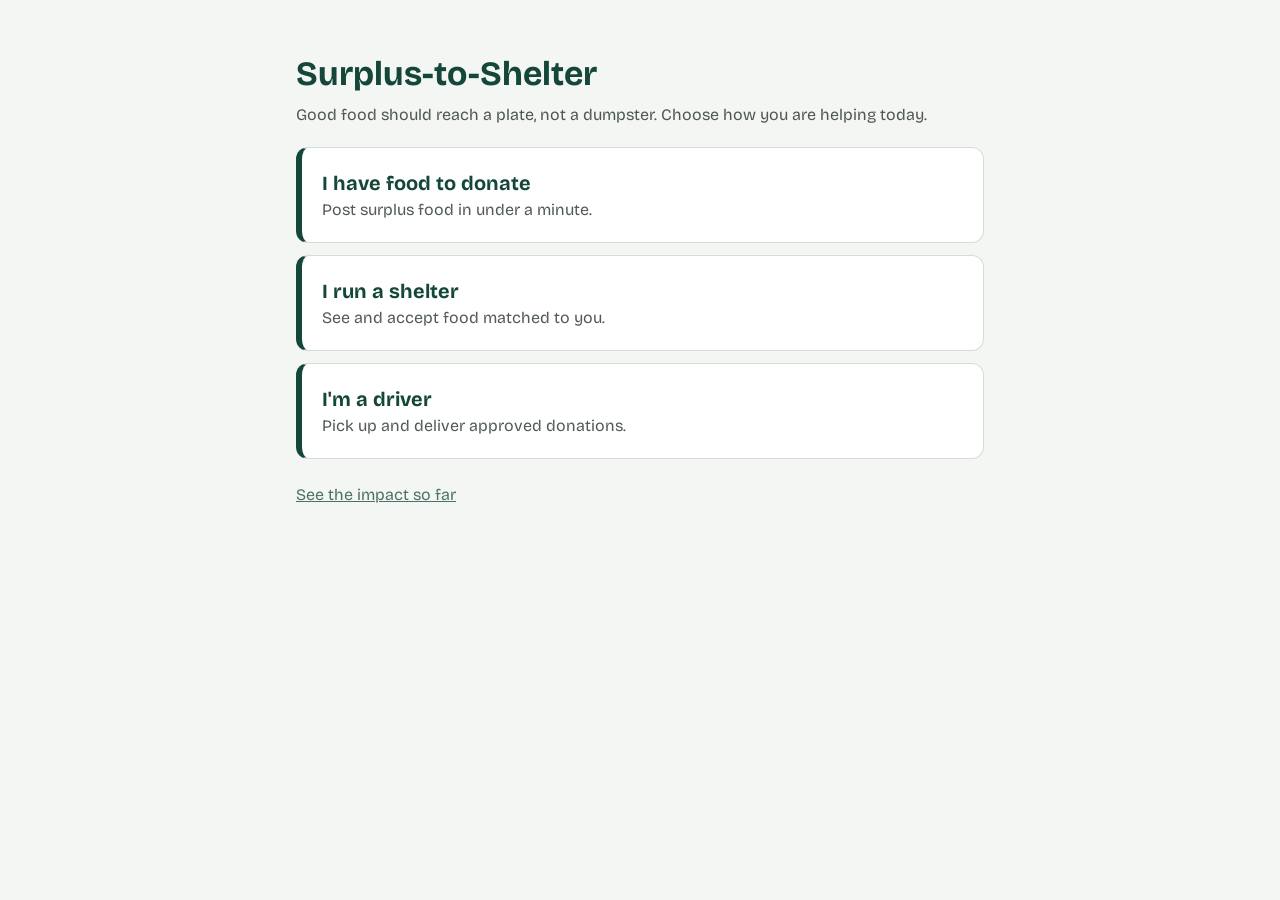
<file: frontend/index.html>
<!doctype html><html lang="en"><head><meta charset="utf-8">
<meta name="viewport" content="width=device-width,initial-scale=1"><title>Surplus-to-Shelter</title>
<link rel="stylesheet" href="https://fonts.googleapis.com/css2?family=Bricolage+Grotesque:wght@400;600;700&display=swap">
<link rel="stylesheet" href="style.css"></head><body>
<main class="home">
<h1>Surplus-to-Shelter</h1>
<p class="sub">Good food should reach a plate, not a dumpster. Choose how you are helping today.</p>
<a class="big" href="donor.html"><b>I have food to donate</b><span>Post surplus food in under a minute.</span></a>
<a class="big" href="shelter.html"><b>I run a shelter</b><span>See and accept food matched to you.</span></a>
<a class="big" href="driver.html"><b>I'm a driver</b><span>Pick up and deliver approved donations.</span></a>
<p class="sub" style="margin-top:24px"><a href="dashboard.html">See the impact so far</a></p>
</main></body></html>
</file>
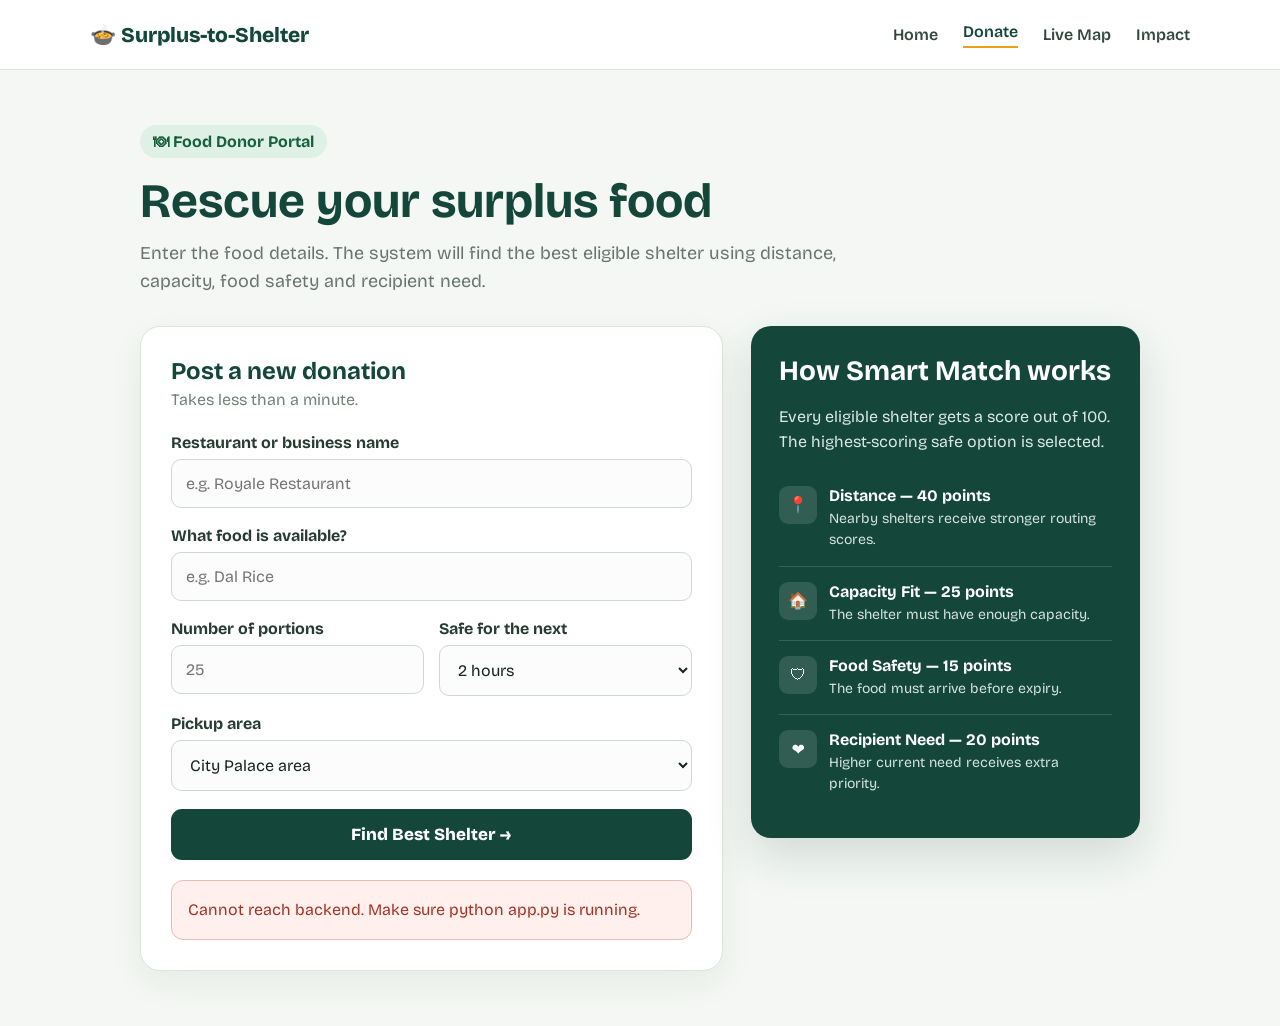
<file: frontend/donor.html>
<!DOCTYPE html>
<html lang="en">
<head>
<meta charset="UTF-8">
<meta name="viewport" content="width=device-width, initial-scale=1.0">
<title>Donor Portal | Surplus-to-Shelter</title>
<link rel="stylesheet" href="https://fonts.googleapis.com/css2?family=Bricolage+Grotesque:wght@400;500;600;700;800&display=swap">
<style>
*{box-sizing:border-box}
body{margin:0;font-family:"Bricolage Grotesque",system-ui,sans-serif;background:#f4f7f3;color:#17231f}
nav{min-height:70px;display:flex;align-items:center;padding:0 7%;background:#fff;border-bottom:1px solid #dce4dc;position:sticky;top:0;z-index:100}
.logo{font-size:21px;font-weight:800;color:#14463a;margin-right:auto;white-space:nowrap}
nav a{margin-left:25px;text-decoration:none;color:#34473f;font-weight:600;white-space:nowrap}
nav a.active{color:#14463a;border-bottom:2px solid #e9a319;padding-bottom:5px}
.userbox{display:flex;align-items:center;gap:12px;margin-left:20px;padding-left:18px;border-left:1px solid #dce4dc}
.usertext{font-size:13px;color:#14463a;font-weight:800;line-height:1.2}.userrole{font-size:11px;color:#78857e;font-weight:500}
.logout{border:0;border-radius:8px;padding:9px 12px;background:#fff0ed;color:#a53a2b;font:inherit;font-weight:800;cursor:pointer}
.page{max-width:1180px;margin:auto;padding:55px 7%}.heading{margin-bottom:30px}.eyebrow{display:inline-block;padding:7px 13px;background:#dff1e7;color:#17603a;border-radius:30px;font-weight:700;margin-bottom:14px}.heading h1{font-size:48px;color:#14463a;margin:0 0 10px}.heading p{font-size:18px;color:#69766f;max-width:720px;line-height:1.55;margin:0}
.content{display:grid;grid-template-columns:1.2fr .8fr;gap:28px;align-items:start}.card{background:#fff;border:1px solid #dce4dc;border-radius:20px;padding:30px;box-shadow:0 12px 35px rgba(20,70,58,.06)}.card h2{margin:0 0 5px;color:#14463a}.sub{margin:0 0 24px;color:#758079}
.field{margin-bottom:18px}label{display:block;font-weight:700;margin-bottom:7px;color:#283b33}input,select{width:100%;padding:14px;border:1px solid #cfd9d2;border-radius:10px;font:inherit;background:#fbfcfb;color:#17231f;outline:none}input:focus,select:focus{border-color:#2f7d5b;box-shadow:0 0 0 3px rgba(47,125,91,.1);background:#fff}.two{display:grid;grid-template-columns:1fr 1fr;gap:15px}
#btn{width:100%;padding:15px;border:0;border-radius:11px;background:#14463a;color:#fff;font:inherit;font-size:17px;font-weight:800;cursor:pointer;opacity:1}#btn:hover{background:#2f7d5b}#btn:disabled{opacity:.65;cursor:wait}
#out{margin-top:20px}.msg{padding:16px;border-radius:12px;background:#eaf5ee;border:1px solid #bad8c6;color:#1b5b3c;line-height:1.65}.msg.err{background:#fff0ed;border-color:#e6bbb2;color:#a03526}.result-title{font-size:21px;font-weight:800;color:#14463a;margin-bottom:8px}.score{margin-top:12px;padding:14px;background:#14463a;color:#fff;border-radius:11px}
.side{background:#14463a;color:#fff;border-radius:20px;padding:28px;box-shadow:0 18px 45px rgba(20,70,58,.15)}.side h2{margin:0 0 10px;font-size:28px}.side>p{color:#dce9e3;line-height:1.6}.check{padding:15px 0;border-bottom:1px solid rgba(255,255,255,.15);display:flex;gap:12px}.check:last-child{border-bottom:0}.check-icon{width:38px;height:38px;min-width:38px;display:flex;align-items:center;justify-content:center;background:rgba(255,255,255,.12);border-radius:9px}.check b{display:block;margin-bottom:3px}.check span{font-size:14px;color:#d5e4dd;line-height:1.45}
@media(max-width:900px){.content{grid-template-columns:1fr}.heading h1{font-size:38px}nav a{display:none}.usertext{display:none}}
@media(max-width:520px){.page{padding:35px 18px}.two{grid-template-columns:1fr}.card{padding:20px}}
</style>
</head>
<body>
<nav>
  <div class="logo">🍲 Surplus-to-Shelter</div>
  <a href="index.html">Home</a>
  <a href="donor.html" class="active">Donate</a>
  <a href="map.html">Live Map</a>
  <a href="dashboard.html">Impact</a>
  <div id="userBox" class="userbox" style="display:none">
    <div class="usertext"><div id="userName">Donor</div><div class="userrole">Donor</div></div>
    <button class="logout" type="button" onclick="logoutDonor()">Logout</button>
  </div>
</nav>

<main class="page">
  <section class="heading">
    <div class="eyebrow">🍽 Food Donor Portal</div>
    <h1>Rescue your surplus food</h1>
    <p>Enter the food details. The system will find the best eligible shelter using distance, capacity, food safety and recipient need.</p>
  </section>

  <div class="content">
    <section class="card">
      <h2>Post a new donation</h2>
      <p class="sub">Takes less than a minute.</p>

      <div class="field">
        <label for="n">Restaurant or business name</label>
        <input id="n" placeholder="e.g. Royale Restaurant" autocomplete="organization">
      </div>

      <div class="field">
        <label for="d">What food is available?</label>
        <input id="d" placeholder="e.g. Dal Rice">
      </div>

      <div class="two">
        <div class="field">
          <label for="q">Number of portions</label>
          <input id="q" type="number" min="1" step="1" placeholder="25">
        </div>
        <div class="field">
          <label for="e">Safe for the next</label>
          <select id="e">
            <option value="60">1 hour</option>
            <option value="120" selected>2 hours</option>
            <option value="240">4 hours</option>
            <option value="360">6 hours</option>
          </select>
        </div>
      </div>

      <div class="field">
        <label for="a">Pickup area</label>
        <select id="a">
          <option value="26.9124,75.7873" data-address="City Palace area">City Palace area</option>
          <option value="26.9239,75.8267" data-address="Hawa Mahal area">Hawa Mahal area</option>
          <option value="26.8851,75.8106" data-address="Sindhi Camp area">Sindhi Camp area</option>
          <option value="26.9855,75.8513" data-address="Amber area">Amber area</option>
        </select>
      </div>

      <button type="button" id="btn" onclick="findBestShelter()">Find Best Shelter →</button>
      <div id="out" aria-live="polite"></div>
    </section>

    <aside class="side">
      <h2>How Smart Match works</h2>
      <p>Every eligible shelter gets a score out of 100. The highest-scoring safe option is selected.</p>
      <div class="check"><div class="check-icon">📍</div><div><b>Distance — 40 points</b><span>Nearby shelters receive stronger routing scores.</span></div></div>
      <div class="check"><div class="check-icon">🏠</div><div><b>Capacity Fit — 25 points</b><span>The shelter must have enough capacity.</span></div></div>
      <div class="check"><div class="check-icon">🛡</div><div><b>Food Safety — 15 points</b><span>The food must arrive before expiry.</span></div></div>
      <div class="check"><div class="check-icon">❤️</div><div><b>Recipient Need — 20 points</b><span>Higher current need receives extra priority.</span></div></div>
    </aside>
  </div>
</main>

<script>
const API = "http://127.0.0.1:5000";
let currentDonor = null;

function localISO(date){
  const p = n => String(n).padStart(2,"0");
  return `${date.getFullYear()}-${p(date.getMonth()+1)}-${p(date.getDate())}T${p(date.getHours())}:${p(date.getMinutes())}:${p(date.getSeconds())}`;
}

function esc(value){
  return String(value ?? "").replace(/[&<>"']/g, c => ({"&":"&amp;","<":"&lt;",">":"&gt;",'"':"&quot;","'":"&#39;"}[c]));
}

function showError(message){
  document.getElementById("out").innerHTML = `<div class="msg err">${esc(message)}</div>`;
}

async function checkDonor(){
  try{
    const response = await fetch(API + "/api/auth/me", {credentials:"include"});
    if(!response.ok){ window.location.href = "index.html"; return; }
    const data = await response.json();
    if(!data.authenticated || !data.user || data.user.role !== "donor"){
      window.location.href = "index.html";
      return;
    }
    currentDonor = data.user;
    document.getElementById("userName").textContent = `👤 ${currentDonor.name}`;
    document.getElementById("userBox").style.display = "flex";
  }catch(error){
    showError("Cannot reach backend. Make sure python app.py is running.");
  }
}

async function findBestShelter(){
  const btn = document.getElementById("btn");
  const out = document.getElementById("out");
  const business = document.getElementById("n").value.trim();
  const food = document.getElementById("d").value.trim();
  const qty = Number(document.getElementById("q").value);
  const expiryMinutes = Number(document.getElementById("e").value);
  const area = document.getElementById("a");

  if(!business){ showError("Enter restaurant or business name."); return; }
  if(!food){ showError("Enter food details."); return; }
  if(!Number.isInteger(qty) || qty < 1){ showError("Portions must be a whole number greater than 0."); return; }

  if(!currentDonor){
    try{
      const auth = await fetch(API + "/api/auth/me", {credentials:"include"});
      if(!auth.ok){ showError("Your login session is missing. Go Home and login again as Donor."); return; }
      const authData = await auth.json();
      if(!authData.user || authData.user.role !== "donor"){
        showError("Please login as a Donor account.");
        return;
      }
      currentDonor = authData.user;
    }catch(error){
      showError("Cannot reach backend. Make sure python app.py is running.");
      return;
    }
  }

  const selected = area.options[area.selectedIndex];
  const [lat,lng] = area.value.split(",").map(Number);

  btn.disabled = true;
  btn.textContent = "Finding best shelter...";
  out.innerHTML = "";

  try{
    const response = await fetch(API + "/api/donations", {
      method:"POST",
      headers:{"Content-Type":"application/json"},
      credentials:"include",
      body:JSON.stringify({
        donor_name:business,
        food_description:food,
        quantity_portions:qty,
        pickup_address:selected.dataset.address || selected.textContent.trim(),
        lat:lat,
        lng:lng,
        expires_at:localISO(new Date(Date.now() + expiryMinutes * 60000))
      })
    });

    let data = {};
    try{ data = await response.json(); }catch(e){}

    if(!response.ok){
      throw new Error(data.error || `Request failed (${response.status})`);
    }

    if(data.status === "matched"){
      out.innerHTML = `
        <div class="msg">
          <div class="result-title">✅ Smart Match Found</div>
          <div>Matched Shelter: <b>${esc(data.matched_org_name || "Assigned shelter")}</b></div>
          ${data.distance_km != null ? `<div>📍 Distance: <b>${esc(data.distance_km)} km</b></div>` : ""}
          ${data.eta_minutes != null ? `<div>🚗 Estimated arrival: <b>${esc(data.eta_minutes)} min</b></div>` : ""}
          ${data.safety_margin_min != null ? `<div>🛡 Safety margin: <b>${esc(data.safety_margin_min)} min</b></div>` : ""}
          ${data.match_score != null ? `<div class="score">🧠 Smart Rescue Score: <b>${Number(data.match_score).toFixed(1)} / 100</b></div>` : ""}
          <div style="margin-top:10px"><b>Status:</b> Waiting for shelter confirmation.</div>
        </div>`;
    }else{
      out.innerHTML = `<div class="msg err"><b>No eligible shelter found.</b><br>Try fewer portions or a longer safety window.</div>`;
    }

    out.scrollIntoView({behavior:"smooth",block:"nearest"});
  }catch(error){
    showError(error.message || "Could not post donation.");
  }finally{
    btn.disabled = false;
    btn.textContent = "Find Best Shelter →";
  }
}

async function logoutDonor(){
  try{
    await fetch(API + "/api/auth/logout", {method:"POST",credentials:"include"});
  }catch(error){}
  window.location.href = "index.html";
}

checkDonor();
</script>
</body>
</html>
</file>
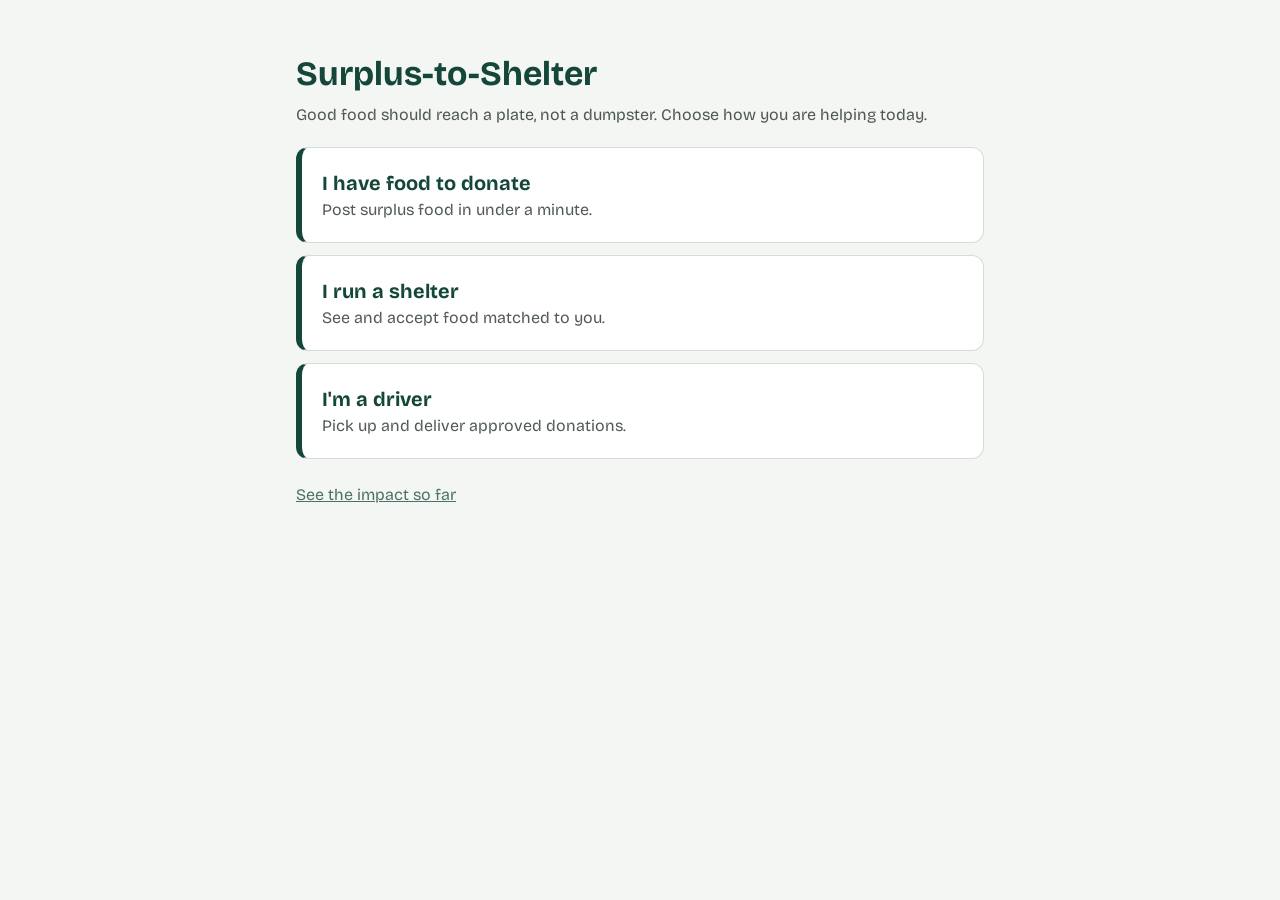
<file: frontend/driver.html>
<!DOCTYPE html>
<html lang="en">

<head>

<meta charset="UTF-8">

<meta
  name="viewport"
  content="width=device-width, initial-scale=1.0"
>

<title>
  Driver Portal | Surplus-to-Shelter
</title>

<link
  rel="stylesheet"
  href="https://fonts.googleapis.com/css2?family=Bricolage+Grotesque:wght@400;500;600;700;800&display=swap"
>

<style>

*{
  box-sizing:border-box;
}

body{
  margin:0;

  font-family:
    "Bricolage Grotesque",
    system-ui,
    sans-serif;

  background:#f4f7f3;

  color:#17231f;
}


/* =========================
   NAVBAR
========================= */

nav{

  min-height:70px;

  display:flex;

  align-items:center;

  padding:0 6%;

  background:#ffffff;

  border-bottom:
    1px solid #dce4dc;

  position:sticky;

  top:0;

  z-index:10;
}


.logo{

  font-size:22px;

  font-weight:800;

  color:#14463a;

  margin-right:auto;

}


nav a{

  margin-left:22px;

  text-decoration:none;

  color:#34473f;

  font-weight:700;

}


.user{

  margin-left:20px;

  padding-left:18px;

  border-left:
    1px solid #dce4dc;

  color:#14463a;

  font-weight:800;

}


.logout{

  margin-left:10px;

  border:none;

  border-radius:8px;

  background:#fff0ed;

  color:#a53a2b;

  padding:9px 13px;

  font-family:inherit;

  font-weight:800;

  cursor:pointer;
}


/* =========================
   PAGE
========================= */

.page{

  max-width:1180px;

  margin:auto;

  padding:50px 6%;

}


.eyebrow{

  display:inline-block;

  padding:7px 13px;

  border-radius:30px;

  background:#dff1e7;

  color:#17603a;

  font-weight:800;

  margin-bottom:12px;

}


h1{

  margin:0 0 10px;

  font-size:46px;

  color:#14463a;

}


.sub{

  color:#69766f;

  font-size:18px;

  line-height:1.55;

  max-width:820px;

}


/* =========================
   SUMMARY
========================= */

.summary{

  display:grid;

  grid-template-columns:
    repeat(3,1fr);

  gap:16px;

  margin:28px 0;

}


.card{

  background:#ffffff;

  border:
    1px solid #dce4dc;

  border-radius:16px;

  padding:19px;

}


.card small{

  display:block;

  color:#68766f;

  margin-bottom:5px;

}


.card strong{

  font-size:28px;

  color:#14463a;

}


/* =========================
   LIVE TRACKING
========================= */

.tracking{

  background:#14463a;

  color:#ffffff;

  border-radius:18px;

  padding:24px;

  margin-bottom:25px;

}


.track-head{

  display:flex;

  align-items:center;

  justify-content:
    space-between;

  gap:20px;

  flex-wrap:wrap;

}


.track-head h2{

  margin:0 0 4px;

}


.track-head p{

  margin:0;

  color:#cfe0d8;

}


.actions{

  display:flex;

  gap:9px;

  flex-wrap:wrap;

}


.btn{

  border:none;

  border-radius:9px;

  padding:11px 15px;

  font-family:inherit;

  font-weight:800;

  cursor:pointer;

}


.btn-yellow{

  background:#e9a319;

  color:#17231f;

}


.btn-white{

  background:#ffffff;

  color:#14463a;

}


.btn-ghost{

  background:
    rgba(255,255,255,.1);

  color:#ffffff;

  border:
    1px solid
    rgba(255,255,255,.25);

}


.statusbar{

  margin-top:16px;

  background:
    rgba(255,255,255,.09);

  border-radius:10px;

  padding:11px 13px;

  color:#d9e7e0;

}


.stats{

  display:grid;

  grid-template-columns:
    repeat(4,1fr);

  gap:10px;

  margin-top:16px;

}


.stat{

  background:
    rgba(255,255,255,.09);

  border-radius:12px;

  padding:14px;

}


.stat small{

  display:block;

  color:#cfe0d8;

  margin-bottom:4px;

}


.stat strong{

  font-size:22px;

}


.meta{

  display:flex;

  gap:8px;

  flex-wrap:wrap;

  margin-top:14px;

}


.chip{

  background:
    rgba(255,255,255,.09);

  border-radius:30px;

  padding:7px 10px;

  font-size:13px;

}


/* =========================
   JOBS
========================= */

.panel{

  background:#ffffff;

  border:
    1px solid #dce4dc;

  border-radius:18px;

  padding:24px;

}


.panel h2{

  margin-top:0;

  color:#14463a;

}


.job{

  border:
    1px solid #dce4dc;

  border-radius:15px;

  padding:20px;

  margin-top:15px;

  background:#fcfdfc;

}


.job-top{

  display:flex;

  justify-content:
    space-between;

  gap:15px;

}


.job h3{

  margin:0;

  color:#14463a;

  font-size:21px;

}


.muted{

  color:#68766f;

  margin-top:5px;

}


.qty{

  background:#eaf5ee;

  color:#17603a;

  padding:10px 13px;

  border-radius:12px;

  font-weight:800;

  height:max-content;

}


.route{

  background:#f4f7f4;

  border-radius:12px;

  padding:15px;

  margin-top:15px;

  line-height:1.65;

}


.badge{

  display:inline-block;

  margin-top:12px;

  padding:6px 10px;

  border-radius:30px;

  font-size:13px;

  font-weight:800;

  background:#ece6fb;

  color:#633fad;

}


.job-actions{

  display:flex;

  gap:10px;

  flex-wrap:wrap;

  margin-top:16px;

}


.primary{

  background:#14463a;

  color:#ffffff;

}


.secondary{

  background:#e9a319;

  color:#17231f;

  text-decoration:none;

}


.maplink{

  background:#ffffff;

  color:#14463a;

  border:
    1px solid #b8c8be;

  text-decoration:none;

}


/* =========================
   MESSAGE
========================= */

.message{

  padding:13px 15px;

  border-radius:10px;

  margin-bottom:18px;

  display:none;

}


.message.ok{

  display:block;

  background:#eaf5ee;

  color:#17603a;

  border:
    1px solid #bad8c6;

}


.message.err{

  display:block;

  background:#fff0ed;

  color:#a03526;

  border:
    1px solid #e6bbb2;

}


.empty{

  text-align:center;

  padding:45px 20px;

  color:#748079;

  border:
    1px dashed #ccd7cf;

  border-radius:13px;

}


/* =========================
   MOBILE
========================= */

@media(max-width:850px){

  nav a{
    display:none;
  }

  .summary,
  .stats{

    grid-template-columns:
      1fr 1fr;

  }

  h1{
    font-size:38px;
  }

}


@media(max-width:560px){

  .page{
    padding:35px 18px;
  }

  .summary,
  .stats{

    grid-template-columns:1fr;

  }

  .actions,
  .job-actions{

    flex-direction:column;

  }

  .btn,
  .job-actions a{

    width:100%;

    text-align:center;

  }

}

</style>

</head>


<body>


<!-- =========================
     NAVBAR
========================= -->

<nav>

  <div class="logo">

    🍲 Surplus-to-Shelter

  </div>


  <a href="index.html">

    Home

  </a>


  <a href="driver.html">

    Driver

  </a>


  <a href="map.html">

    Live Map

  </a>


  <a href="dashboard.html">

    Impact

  </a>


  <div
    class="user"
    id="userName">

    Driver

  </div>


  <button
    class="logout"
    id="logoutBtn">

    Logout

  </button>

</nav>



<main class="page">


<div class="eyebrow">

  🚗 Rescue Driver Portal

</div>


<h1>

  Your rescue missions

</h1>


<p class="sub">

  Accepted donations appear here.
  Use live GPS or Demo Location to
  calculate the optimized
  Driver → Donor → Shelter route
  and ETA.

</p>



<!-- =========================
     SUMMARY
========================= -->

<section class="summary">


  <div class="card">

    <small>

      Waiting for pickup

    </small>

    <strong id="waitingCount">

      0

    </strong>

  </div>


  <div class="card">

    <small>

      Currently carrying

    </small>

    <strong id="carryingCount">

      0

    </strong>

  </div>


  <div class="card">

    <small>

      Active rescue jobs

    </small>

    <strong id="totalCount">

      0

    </strong>

  </div>


</section>



<!-- =========================
     LIVE TRACKING
========================= -->

<section class="tracking">


<div class="track-head">


  <div>

    <h2>

      📡 Live Route Tracking

    </h2>

    <p id="missionText">

      Waiting for an active rescue mission...

    </p>

  </div>


  <div class="actions">


    <button
      class="btn btn-yellow"
      id="startBtn">

      ▶ Start Live Tracking

    </button>


    <button
      class="btn btn-white"
      id="stopBtn">

      ■ Stop

    </button>


    <button
      class="btn btn-ghost"
      id="demoBtn">

      🧪 Use Demo Location

    </button>


  </div>


</div>



<div
  class="statusbar"
  id="trackingStatus">

  🟡 Live tracking is off.

</div>



<div class="stats">


  <div class="stat">

    <small>
      ETA to Donor
    </small>

    <strong id="etaDonor">
      —
    </strong>

  </div>


  <div class="stat">

    <small>
      ETA to Shelter
    </small>

    <strong id="etaShelter">
      —
    </strong>

  </div>


  <div class="stat">

    <small>
      Total Route Time
    </small>

    <strong id="etaTotal">
      —
    </strong>

  </div>


  <div class="stat">

    <small>
      Route Distance
    </small>

    <strong id="routeDistance">
      —
    </strong>

  </div>


</div>



<div class="meta">


  <span
    class="chip"
    id="driverPos">

    🚗 Driver:
    location unavailable

  </span>


  <span
    class="chip"
    id="routeSource">

    🧭 Route engine: —

  </span>


  <span
    class="chip"
    id="foodSafety">

    ⏳ Food safety: —

  </span>


</div>


</section>



<div
  id="message"
  class="message">
</div>



<!-- =========================
     JOB LIST
========================= -->

<section class="panel">


<h2>

  Priority pickup queue

</h2>


<div id="jobs">

  <div class="empty">

    Loading rescue jobs...

  </div>

</div>


</section>


</main>



<script>


// =====================================
// BACKEND
// =====================================

const API =
  "http://127.0.0.1:5000";



let currentUser =
  null;


let orgs =
  [];


let jobs =
  [];


let activeMission =
  null;


let currentLat =
  null;


let currentLng =
  null;


let watchId =
  null;


let routeBusy =
  false;



// =====================================
// SAFE HTML
// =====================================

function esc(value){

  return String(
    value ?? ""
  )

  .replace(
    /[&<>"']/g,
    ch => ({

      "&":"&amp;",

      "<":"&lt;",

      ">":"&gt;",

      '"':"&quot;",

      "'":"&#39;"

    }[ch])
  );

}



// =====================================
// API
// =====================================

async function api(
  path,
  options = {}
){

  const response =
    await fetch(

      API + path,

      {

        ...options,

        credentials:
          "include"

      }

    );


  let data = {};


  try{

    data =
      await response.json();

  }

  catch(error){}


  if(
    !response.ok
  ){

    throw new Error(

      data.error
      ||
      data.message
      ||
      `Request failed (${response.status})`

    );

  }


  return data;

}



function post(body){

  return {

    method:
      "POST",

    headers:{

      "Content-Type":
        "application/json"

    },

    body:
      JSON.stringify(
        body
      )

  };

}



// =====================================
// MESSAGE
// =====================================

function showMessage(
  text,
  type = "ok"
){

  const box =
    document.getElementById(
      "message"
    );


  box.className =
    "message "
    +
    type;


  box.textContent =
    text;

}



function clearMessage(){

  const box =
    document.getElementById(
      "message"
    );


  box.className =
    "message";


  box.textContent =
    "";

}



// =====================================
// AUTH CHECK
// =====================================

async function checkDriver(){

  try{

    const data =
      await api(
        "/api/auth/me"
      );


    if(
      !data.authenticated
      ||
      !data.user
    ){

      window.location.href =
        "index.html";

      return false;

    }


    if(
      data.user.role
      !==
      "driver"
    ){

      window.location.href =
        "index.html";

      return false;

    }


    currentUser =
      data.user;


    document
    .getElementById(
      "userName"
    )
    .textContent =

      "👤 "
      +
      currentUser.name;


    return true;

  }

  catch(error){

    window.location.href =
      "index.html";

    return false;

  }

}



// =====================================
// ACTIVE MISSION
// =====================================

function selectActiveMission(){

  const carrying =
    jobs.find(
      job =>
        job.status
        ===
        "picked_up"
    );


  activeMission =
    carrying
    ||
    jobs[0]
    ||
    null;


  const text =
    document.getElementById(
      "missionText"
    );


  if(
    !activeMission
  ){

    text.textContent =
      "No active rescue mission available.";


    resetRouteStats();


    return;

  }


  text.textContent =

    `Rescue #${activeMission.id} • `
    +
    (
      activeMission.status
      ===
      "picked_up"

      ?

      "Next: "
      +
      (
        activeMission.matched_org_name
        ||
        "Shelter"
      )

      :

      "Next: "
      +
      activeMission.donor_name
    );

}



// =====================================
// RESET ROUTE
// =====================================

function resetRouteStats(){

  document.getElementById(
    "etaDonor"
  ).textContent = "—";


  document.getElementById(
    "etaShelter"
  ).textContent = "—";


  document.getElementById(
    "etaTotal"
  ).textContent = "—";


  document.getElementById(
    "routeDistance"
  ).textContent = "—";


  document.getElementById(
    "routeSource"
  ).textContent =
    "🧭 Route engine: —";


  document.getElementById(
    "foodSafety"
  ).textContent =
    "⏳ Food safety: —";

}



// =====================================
// GET MATCHED SHELTER
// =====================================

function orgFor(job){

  return orgs.find(

    org =>

      String(org.id)

      ===

      String(
        job.matched_org_id
      )

  );

}



// =====================================
// GOOGLE MAPS LINK
// =====================================

function googleMapsLink(job){

  const shelter =
    orgFor(job);


  let lat;

  let lng;


  if(
    job.status
    ===
    "accepted"
  ){

    lat =
      job.lat;

    lng =
      job.lng;

  }

  else if(
    shelter
  ){

    lat =
      shelter.lat;

    lng =
      shelter.lng;

  }


  if(
    lat == null
    ||
    lng == null
  ){

    return "map.html";

  }


  return (

    "https://www.google.com/maps/dir/?api=1"

    +

    "&destination="

    +

    encodeURIComponent(
      lat
      +
      ","
      +
      lng
    )

    +

    "&travelmode=driving"

  );

}



// =====================================
// RENDER JOBS
// =====================================

function renderJobs(){


  document
  .getElementById(
    "waitingCount"
  )
  .textContent =

    jobs.filter(
      job =>
        job.status
        ===
        "accepted"
    ).length;



  document
  .getElementById(
    "carryingCount"
  )
  .textContent =

    jobs.filter(
      job =>
        job.status
        ===
        "picked_up"
    ).length;



  document
  .getElementById(
    "totalCount"
  )
  .textContent =
    jobs.length;



  const container =
    document.getElementById(
      "jobs"
    );


  if(
    !jobs.length
  ){

    container.innerHTML = `

      <div class="empty">

        <div style="
          font-size:40px;
          margin-bottom:10px;
        ">

          🚗

        </div>

        <b>

          No rescue jobs waiting

        </b>

        <br><br>

        A job appears here after
        a shelter accepts a matched donation.

      </div>

    `;


    return;

  }



  container.innerHTML =

    jobs

    .map(
      job => {


        const shelter =
          orgFor(job);


        const accepted =
          job.status
          ===
          "accepted";


        return `

          <div class="job">


            <div class="job-top">


              <div>

                <h3>

                  ${esc(
                    job.donor_name
                  )}

                </h3>


                <div class="muted">

                  ${esc(
                    job.food_description
                  )}

                </div>

              </div>


              <div class="qty">

                ${esc(
                  job.quantity_portions
                )}

                portions

              </div>


            </div>



            <span class="badge">

              ${
                accepted
                ?
                "🍱 En Route to Pickup"
                :
                "🚗 En Route to Shelter"
              }

            </span>



            <div class="route">


              <b>

                🍱 Pickup:

              </b>

              ${esc(
                job.pickup_address
              )}

              <br>


              <b>

                🏠 Shelter:

              </b>

              ${esc(
                job.matched_org_name
                ||
                "Assigned shelter"
              )}


              ${
                shelter
                &&
                shelter.address

                ?

                "<br><span class='muted'>"
                +
                esc(
                  shelter.address
                )
                +
                "</span>"

                :

                ""
              }


            </div>



            <div class="job-actions">


              <button
                class="btn primary status-btn"
                data-id="${job.id}"
                data-status="${
                  accepted
                  ?
                  "picked_up"
                  :
                  "delivered"
                }">

                ${
                  accepted
                  ?
                  "✓ Mark Picked Up"
                  :
                  "✓ Mark Delivered"
                }

              </button>



              <a
                class="btn secondary"
                href="${esc(
                  googleMapsLink(job)
                )}"
                target="_blank"
                rel="noopener noreferrer">

                🧭 Open Navigation

              </a>



              <a
                class="btn maplink"
                href="map.html">

                🗺 Live Map

              </a>


            </div>


          </div>

        `;

      }

    )

    .join("");

}



// =====================================
// LOAD JOBS
// =====================================

async function loadJobs(){

  try{


    const [
      donations,
      shelterData
    ] =

      await Promise.all([

        api(
          "/api/donations"
        ),

        api(
          "/api/orgs"
        )

      ]);



    orgs =
      shelterData;



    jobs =

      donations

      .filter(
        donation =>

          donation.status
          ===
          "accepted"

          ||

          donation.status
          ===
          "picked_up"
      )

      .sort(
        (a,b) => {


          if(
            a.status
            ===
            "picked_up"

            &&

            b.status
            !==
            "picked_up"
          ){

            return -1;

          }


          if(
            b.status
            ===
            "picked_up"

            &&

            a.status
            !==
            "picked_up"
          ){

            return 1;

          }


          return (

            new Date(
              a.expires_at
            )

            -

            new Date(
              b.expires_at
            )

          );

        }
      );



    selectActiveMission();


    renderJobs();



    if(
      currentLat !== null
      &&
      activeMission
    ){

      await refreshRoute();

    }


  }

  catch(error){


    document
    .getElementById(
      "jobs"
    )
    .innerHTML = `

      <div class="empty">

        Could not load rescue jobs:

        ${esc(
          error.message
        )}

      </div>

    `;

  }

}



// =====================================
// SAVE LOCATION
// =====================================

async function saveLocation(
  lat,
  lng
){

  return api(

    "/api/driver/location",

    post({

      lat,
      lng

    })

  );

}



// =====================================
// LOCATION
// =====================================

async function useLocation(
  lat,
  lng,
  source
){

  currentLat =
    Number(lat);


  currentLng =
    Number(lng);


  document
  .getElementById(
    "driverPos"
  )
  .textContent =

    `🚗 ${source}: `
    +
    `${currentLat.toFixed(5)}, `
    +
    `${currentLng.toFixed(5)}`;



  document
  .getElementById(
    "trackingStatus"
  )
  .textContent =

    source === "GPS"

    ?

    "🟢 Live GPS tracking active."

    :

    "🟢 Demo driver location active.";



  try{

    await saveLocation(
      currentLat,
      currentLng
    );

  }

  catch(error){

    console.error(
      error
    );

  }



  await refreshRoute();

}



// =====================================
// ROUTE + ETA
// =====================================

async function refreshRoute(){

  if(
    routeBusy
    ||
    !activeMission
    ||
    currentLat === null
    ||
    currentLng === null
  ){

    return;

  }


  routeBusy =
    true;


  try{


    const route =

      await api(

        `/api/route/${activeMission.id}`

        +

        `?driver_lat=${encodeURIComponent(
          currentLat
        )}`

        +

        `&driver_lng=${encodeURIComponent(
          currentLng
        )}`

      );



    document
    .getElementById(
      "etaDonor"
    )
    .textContent =

      route.eta.to_donor_min
      ==
      null

      ?

      "Picked Up ✓"

      :

      route.eta.to_donor_min
      +
      " min";



    document
    .getElementById(
      "etaShelter"
    )
    .textContent =

      route.eta
      .donor_to_shelter_min

      +
      " min";



    document
    .getElementById(
      "etaTotal"
    )
    .textContent =

      route.eta
      .total_route_time_min

      +
      " min";



    document
    .getElementById(
      "routeDistance"
    )
    .textContent =

      route.distance.total_km

      +
      " km";



    document
    .getElementById(
      "routeSource"
    )
    .textContent =

      route.routing_source
      ===
      "osrm"

      ?

      "🧭 Route engine: Road optimized"

      :

      "🧭 Route engine: Demo fallback";



    document
    .getElementById(
      "foodSafety"
    )
    .textContent =

      route.expiry.route_safe

      ?

      `✅ Route safe • ${route.expiry.priority} priority`

      :

      `⚠️ Expiry risk • ${route.expiry.priority} priority`;



    clearMessage();


  }

  catch(error){


    showMessage(

      "Route error: "
      +
      error.message,

      "err"

    );

  }


  routeBusy =
    false;

}



// =====================================
// DEMO LOCATION
// =====================================

document
.getElementById(
  "demoBtn"
)
.addEventListener(
  "click",
  async () => {


    if(
      !activeMission
    ){

      showMessage(

        "No accepted rescue mission available yet.",

        "err"

      );

      return;

    }


    if(
      activeMission.lat == null
      ||
      activeMission.lng == null
    ){

      showMessage(

        "Donation coordinates are unavailable.",

        "err"

      );

      return;

    }



    const demoLat =

      Number(
        activeMission.lat
      )

      +

      0.012;



    const demoLng =

      Number(
        activeMission.lng
      )

      +

      0.010;



    await useLocation(

      demoLat,

      demoLng,

      "DEMO"

    );

  }
);



// =====================================
// REAL GPS
// =====================================

document
.getElementById(
  "startBtn"
)
.addEventListener(
  "click",
  () => {


    if(
      !navigator.geolocation
    ){

      showMessage(

        "GPS is not supported. Use Demo Location.",

        "err"

      );

      return;

    }


    if(
      watchId !== null
    ){

      return;

    }



    document
    .getElementById(
      "trackingStatus"
    )
    .textContent =

      "🟡 Requesting location permission...";



    watchId =

      navigator.geolocation
      .watchPosition(

        position => {


          useLocation(

            position.coords.latitude,

            position.coords.longitude,

            "GPS"

          );

        },


        error => {


          console.error(
            error
          );


          document
          .getElementById(
            "trackingStatus"
          )
          .textContent =

            "🔴 GPS unavailable. Use Demo Location.";



          if(
            watchId !== null
          ){

            navigator.geolocation
            .clearWatch(
              watchId
            );


            watchId =
              null;

          }

        },


        {

          enableHighAccuracy:
            true,

          maximumAge:
            3000,

          timeout:
            10000

        }

      );

  }
);



// =====================================
// STOP GPS
// =====================================

document
.getElementById(
  "stopBtn"
)
.addEventListener(
  "click",
  () => {


    if(
      watchId !== null
    ){

      navigator.geolocation
      .clearWatch(
        watchId
      );


      watchId =
        null;

    }


    document
    .getElementById(
      "trackingStatus"
    )
    .textContent =

      "🟡 Live tracking stopped.";

  }
);



// =====================================
// PICKUP / DELIVERY
// =====================================

document
.getElementById(
  "jobs"
)
.addEventListener(
  "click",
  async event => {


    const button =

      event.target.closest(
        ".status-btn"
      );


    if(
      !button
    ){

      return;

    }



    const id =
      Number(
        button.dataset.id
      );


    const status =
      button.dataset.status;



    try{


      button.textContent =
        "Updating...";



      await api(

        `/api/donations/${id}/status`,

        post({

          status

        })

      );



      showMessage(

        status
        ===
        "picked_up"

        ?

        "Pickup confirmed ✓ Route will now continue to the shelter."

        :

        "Delivery completed ✓ Rescue successful.",

        "ok"

      );



      await loadJobs();


    }

    catch(error){


      showMessage(

        error.message,

        "err"

      );


      await loadJobs();

    }

  }
);



// =====================================
// LOGOUT
// =====================================

document
.getElementById(
  "logoutBtn"
)
.addEventListener(
  "click",
  async () => {


    try{

      await api(

        "/api/auth/logout",

        {
          method:"POST"
        }

      );

    }

    catch(error){}


    window.location.href =
      "index.html";

  }
);



// =====================================
// START PAGE
// =====================================

(async function start(){


  const ok =
    await checkDriver();


  if(
    !ok
  ){

    return;

  }


  await loadJobs();


  setInterval(

    loadJobs,

    10000

  );


})();


</script>


</body>

</html>
</file>
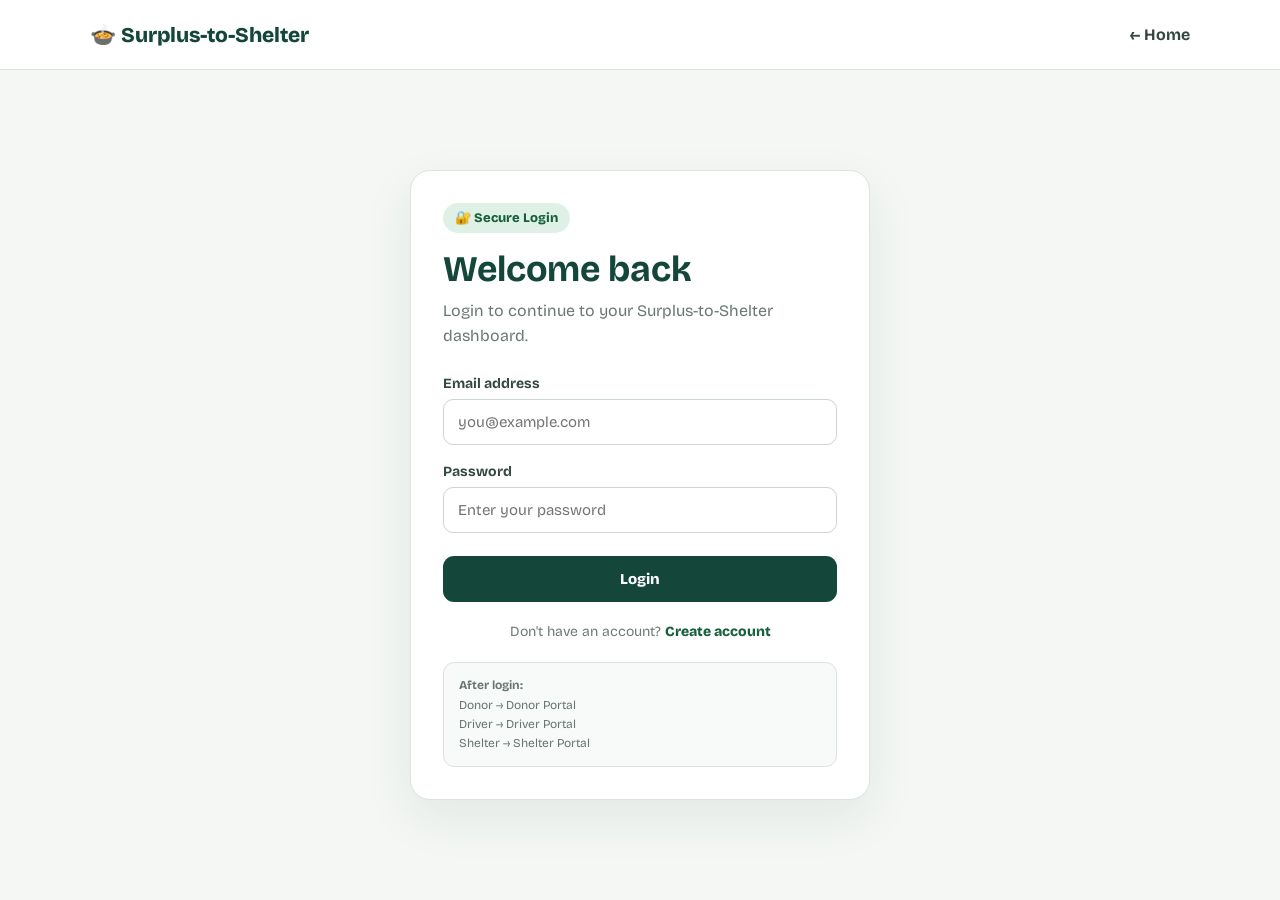
<file: frontend/login.html>
<!DOCTYPE html>
<html lang="en">

<head>

<meta charset="UTF-8">

<meta
  name="viewport"
  content="width=device-width, initial-scale=1.0"
>

<title>Login | Surplus-to-Shelter</title>

<link
  rel="stylesheet"
  href="https://fonts.googleapis.com/css2?family=Bricolage+Grotesque:wght@400;500;600;700;800&display=swap"
>

<style>

*{
  box-sizing:border-box;
}

body{
  margin:0;
  min-height:100vh;

  font-family:
    "Bricolage Grotesque",
    system-ui,
    sans-serif;

  background:#f4f7f3;
  color:#17231f;
}


/* =========================
   NAVBAR
========================= */

nav{
  min-height:70px;

  display:flex;
  align-items:center;

  padding:0 7%;

  background:#ffffff;

  border-bottom:1px solid #dce4dc;
}

.logo{
  font-size:21px;
  font-weight:800;

  color:#14463a;

  margin-right:auto;
}

.back-link{
  text-decoration:none;

  color:#34473f;

  font-weight:700;
}


/* =========================
   PAGE
========================= */

.page{
  min-height:calc(100vh - 70px);

  display:flex;
  align-items:center;
  justify-content:center;

  padding:45px 20px;
}


/* =========================
   CARD
========================= */

.card{
  width:100%;
  max-width:460px;

  background:#ffffff;

  border:1px solid #dce4dc;

  border-radius:20px;

  padding:32px;

  box-shadow:
    0 18px 50px rgba(20,70,58,.08);
}

.eyebrow{
  display:inline-block;

  background:#dff1e7;

  color:#17603a;

  padding:7px 12px;

  border-radius:30px;

  font-size:13px;

  font-weight:800;

  margin-bottom:15px;
}

h1{
  margin:0 0 8px;

  color:#14463a;

  font-size:36px;
}

.subtitle{
  margin:0 0 27px;

  color:#6b7871;

  line-height:1.55;
}


/* =========================
   FORM
========================= */

.form-group{
  margin-bottom:18px;
}

label{
  display:block;

  margin-bottom:7px;

  color:#34473f;

  font-size:14px;

  font-weight:700;
}

input{
  width:100%;

  padding:13px 14px;

  border:1px solid #cad6ce;

  border-radius:10px;

  background:#ffffff;

  font-family:inherit;

  font-size:15px;

  color:#17231f;

  outline:none;
}

input:focus{
  border-color:#2f7d5b;

  box-shadow:
    0 0 0 3px rgba(47,125,91,.10);
}


/* =========================
   BUTTON
========================= */

.login-btn{
  width:100%;

  border:none;

  border-radius:11px;

  background:#14463a;

  color:#ffffff;

  padding:14px 18px;

  font-family:inherit;

  font-size:15px;

  font-weight:800;

  cursor:pointer;

  margin-top:5px;
}

.login-btn:hover{
  background:#2f7d5b;
}

.login-btn:disabled{
  opacity:.6;

  cursor:not-allowed;
}


/* =========================
   MESSAGE
========================= */

.message{
  display:none;

  padding:12px 14px;

  border-radius:10px;

  margin-bottom:18px;

  font-size:14px;

  line-height:1.5;
}

.message.error{
  display:block;

  background:#fff0ed;

  border:1px solid #e6b8af;

  color:#a2392a;
}

.message.success{
  display:block;

  background:#eaf5ee;

  border:1px solid #bdd8c7;

  color:#17603a;
}


/* =========================
   SIGNUP
========================= */

.signup-line{
  text-align:center;

  margin-top:21px;

  color:#6f7b75;

  font-size:14px;
}

.signup-line a{
  color:#17603a;

  font-weight:800;

  text-decoration:none;
}


/* =========================
   ROLE INFO
========================= */

.role-info{
  margin-top:22px;

  padding:13px 15px;

  background:#f7faf8;

  border:1px solid #dce4dc;

  border-radius:11px;

  color:#68766f;

  font-size:12px;

  line-height:1.6;
}


/* =========================
   MOBILE
========================= */

@media(max-width:520px){

  nav{
    padding:0 18px;
  }

  .logo{
    font-size:18px;
  }

  .card{
    padding:25px 20px;
  }

  h1{
    font-size:31px;
  }

}

</style>

</head>


<body>


<nav>

  <div class="logo">
    🍲 Surplus-to-Shelter
  </div>

  <a
    href="index.html"
    class="back-link">

    ← Home

  </a>

</nav>


<main class="page">


<section class="card">


  <div class="eyebrow">
    🔐 Secure Login
  </div>


  <h1>
    Welcome back
  </h1>


  <p class="subtitle">
    Login to continue to your
    Surplus-to-Shelter dashboard.
  </p>


  <div
    id="message"
    class="message">
  </div>


  <form id="loginForm">


    <div class="form-group">

      <label for="email">
        Email address
      </label>

      <input
        id="email"
        type="email"
        placeholder="you@example.com"
        autocomplete="email"
        required
      >

    </div>


    <div class="form-group">

      <label for="password">
        Password
      </label>

      <input
        id="password"
        type="password"
        placeholder="Enter your password"
        autocomplete="current-password"
        required
      >

    </div>


    <button
      id="loginBtn"
      class="login-btn"
      type="submit">

      Login

    </button>


  </form>


  <div class="signup-line">

    Don't have an account?

    <a href="signup.html">
      Create account
    </a>

  </div>


  <div class="role-info">

    <b>After login:</b>

    <br>

    Donor → Donor Portal

    <br>

    Driver → Driver Portal

    <br>

    Shelter → Shelter Portal

  </div>


</section>


</main>


<script src="config.js"></script>


<script>

/* =========================
   ELEMENTS
========================= */

const loginForm =
  document.getElementById(
    "loginForm"
  );

const loginBtn =
  document.getElementById(
    "loginBtn"
  );

const message =
  document.getElementById(
    "message"
  );


/* =========================
   MESSAGE
========================= */

function showMessage(
  text,
  type
){

  message.textContent =
    text;

  message.className =
    "message " + type;

}


/* =========================
   ROLE REDIRECT
========================= */

function redirectByRole(
  role
){

  if(role === "donor"){

    window.location.href =
      "donor.html";

    return;

  }


  if(role === "driver"){

    window.location.href =
      "driver.html";

    return;

  }


  if(role === "shelter"){

    window.location.href =
      "shelter.html";

    return;

  }


  window.location.href =
    "index.html";

}


/* =========================
   LOGIN
========================= */

loginForm.addEventListener(
  "submit",
  async event => {

    event.preventDefault();


    const email =
      document
      .getElementById(
        "email"
      )
      .value
      .trim();


    const password =
      document
      .getElementById(
        "password"
      )
      .value;


    loginBtn.disabled =
      true;


    loginBtn.textContent =
      "Logging in...";


    message.className =
      "message";


    try{


      const response =
        await fetch(

          API_BASE
          +
          "/api/auth/login",

          {

            method:"POST",

            headers:{
              "Content-Type":
                "application/json"
            },

            credentials:"include",

            body:JSON.stringify({
              email,
              password
            })

          }

        );


      const result =
        await response.json();


      if(!response.ok){

        throw new Error(
          result.error
          ||
          "Login failed"
        );

      }


      showMessage(
        "Login successful ✓",
        "success"
      );


      setTimeout(
        () => {

          redirectByRole(
            result.user.role
          );

        },
        500
      );


    }

    catch(error){


      showMessage(
        error.message,
        "error"
      );


    }

    finally{


      loginBtn.disabled =
        false;


      loginBtn.textContent =
        "Login";


    }

  }
);

</script>


</body>

</html>
</file>
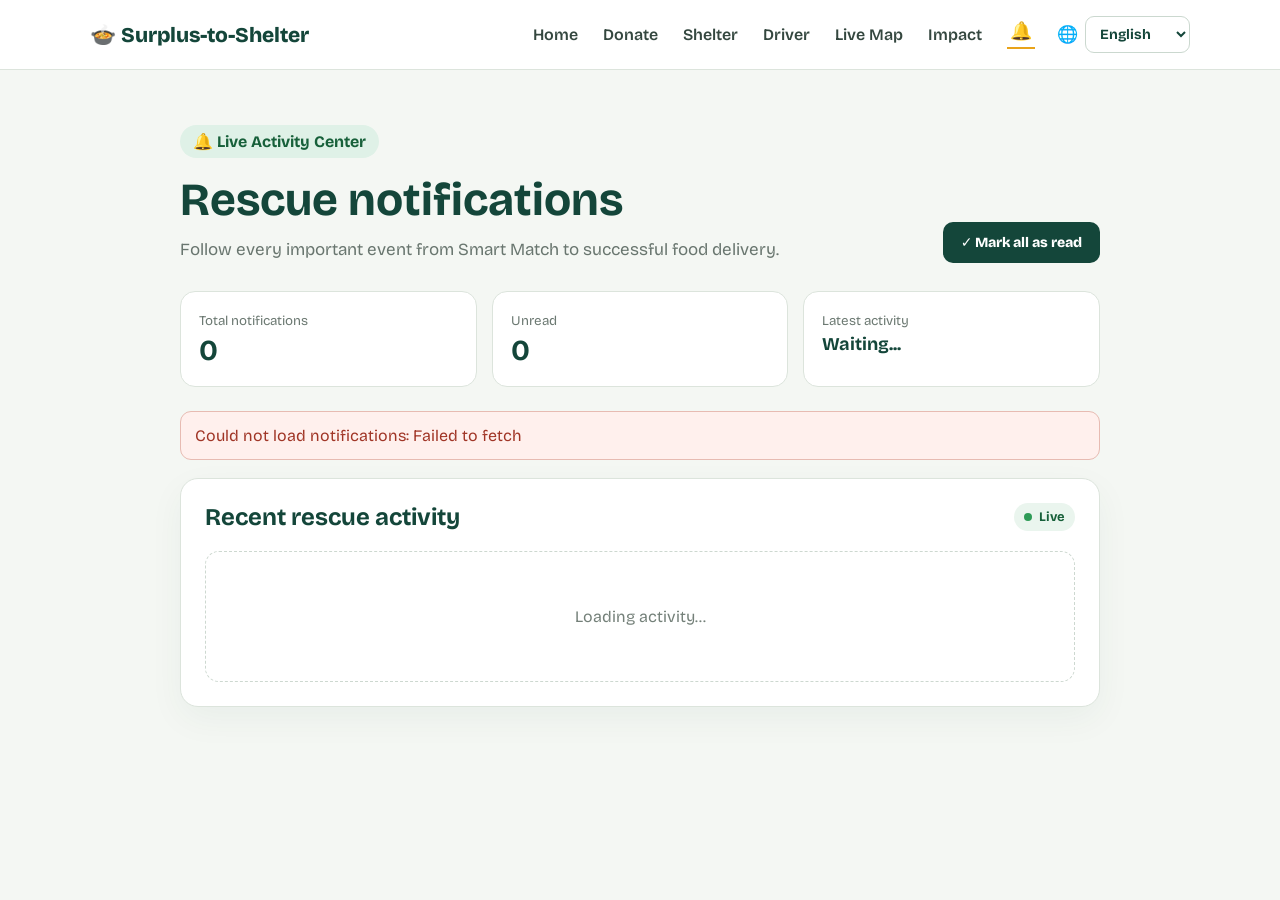
<file: frontend/notifications.html>
<!DOCTYPE html>
<html lang="en">

<head>

<meta charset="UTF-8">

<meta
  name="viewport"
  content="width=device-width, initial-scale=1.0"
>

<title data-i18n="notifications.pageTitle">
  Notifications | Surplus-to-Shelter
</title>

<link
  rel="stylesheet"
  href="https://fonts.googleapis.com/css2?family=Bricolage+Grotesque:wght@400;500;600;700;800&display=swap"
>

<style>

*{
  box-sizing:border-box;
}

body{
  margin:0;

  font-family:
    "Bricolage Grotesque",
    system-ui,
    sans-serif;

  background:#f4f7f3;

  color:#17231f;
}


/* =====================================================
   NAVBAR
===================================================== */

nav{
  min-height:70px;

  display:flex;

  align-items:center;

  padding:0 7%;

  background:#ffffff;

  border-bottom:1px solid #dce4dc;

  position:sticky;

  top:0;

  z-index:100;
}

.logo{
  font-size:21px;

  font-weight:800;

  color:#14463a;

  margin-right:auto;

  white-space:nowrap;
}

nav a{
  margin-left:25px;

  text-decoration:none;

  color:#34473f;

  font-weight:600;

  white-space:nowrap;
}

nav a:hover{
  color:#2f7d5b;
}

nav a.active{
  color:#14463a;

  border-bottom:2px solid #e9a319;

  padding-bottom:5px;
}

.notification-nav{
  position:relative;
}

.nav-badge{
  position:absolute;

  top:-10px;

  right:-13px;

  min-width:20px;

  height:20px;

  padding:0 5px;

  display:flex;

  align-items:center;

  justify-content:center;

  background:#c93c2d;

  color:white;

  border:2px solid white;

  border-radius:20px;

  font-size:11px;

  font-weight:800;
}


/* =====================================================
   LANGUAGE SELECTOR
===================================================== */

.language-control{
  display:flex;

  align-items:center;

  gap:7px;

  margin-left:22px;
}

.language-icon{
  font-size:17px;
}

.language-selector{
  width:auto;

  min-width:105px;

  padding:8px 10px;

  border:1px solid #cbd8cf;

  border-radius:9px;

  background:#ffffff;

  color:#14463a;

  font-family:inherit;

  font-size:14px;

  font-weight:700;

  cursor:pointer;

  outline:none;
}

.language-selector:focus{
  border-color:#2f7d5b;

  box-shadow:
    0 0 0 3px rgba(47,125,91,.10);
}


/* =====================================================
   PAGE
===================================================== */

.page{
  max-width:1100px;

  margin:auto;

  padding:55px 7%;
}

.heading{
  display:flex;

  justify-content:space-between;

  gap:20px;

  align-items:flex-end;

  margin-bottom:28px;
}

.eyebrow{
  display:inline-block;

  padding:7px 13px;

  background:#dff1e7;

  color:#17603a;

  border-radius:30px;

  font-weight:700;

  margin-bottom:14px;
}

.heading h1{
  margin:0 0 10px;

  color:#14463a;

  font-size:46px;
}

.heading p{
  margin:0;

  color:#69766f;

  font-size:17px;

  max-width:640px;

  line-height:1.55;
}


/* =====================================================
   MARK ALL BUTTON
===================================================== */

.mark-all{
  padding:12px 18px;

  border:none;

  border-radius:10px;

  background:#14463a;

  color:white;

  font-family:inherit;

  font-weight:800;

  font-size:14px;

  cursor:pointer;

  white-space:nowrap;
}

.mark-all:hover{
  background:#2f7d5b;
}

.mark-all:disabled{
  opacity:.5;

  cursor:not-allowed;
}


/* =====================================================
   SUMMARY
===================================================== */

.summary{
  display:grid;

  grid-template-columns:
    repeat(3,1fr);

  gap:15px;

  margin-bottom:24px;
}

.stat{
  background:#ffffff;

  border:1px solid #dce4dc;

  border-radius:15px;

  padding:18px;
}

.stat small{
  color:#6c7972;
}

.stat strong{
  display:block;

  margin-top:4px;

  font-size:29px;

  color:#14463a;
}


/* =====================================================
   PANEL
===================================================== */

.panel{
  background:#ffffff;

  border:1px solid #dce4dc;

  border-radius:18px;

  padding:24px;

  box-shadow:
    0 12px 35px rgba(20,70,58,.05);
}

.panel-head{
  display:flex;

  justify-content:space-between;

  align-items:center;

  gap:15px;

  margin-bottom:20px;
}

.panel-head h2{
  margin:0;

  color:#14463a;
}

.live{
  display:inline-flex;

  align-items:center;

  gap:7px;

  background:#eaf5ee;

  color:#17603a;

  padding:6px 10px;

  border-radius:30px;

  font-size:13px;

  font-weight:700;
}

.live-dot{
  width:8px;

  height:8px;

  border-radius:50%;

  background:#2e9b57;
}


/* =====================================================
   NOTIFICATION
===================================================== */

.notification{
  display:grid;

  grid-template-columns:
    48px 1fr auto;

  gap:14px;

  align-items:flex-start;

  padding:18px;

  border:1px solid #dce4dc;

  border-radius:14px;

  margin-bottom:12px;

  background:#ffffff;

  transition:.2s;
}

.notification:last-child{
  margin-bottom:0;
}

.notification.unread{
  background:#f0f8f3;

  border-color:#bdd9c7;
}

.notification:hover{
  transform:translateY(-1px);

  box-shadow:
    0 8px 20px rgba(20,70,58,.06);
}

.icon{
  width:46px;

  height:46px;

  display:flex;

  align-items:center;

  justify-content:center;

  border-radius:12px;

  background:#eaf5ee;

  font-size:21px;
}

.notification.unread .icon{
  background:#14463a;
}

.title-row{
  display:flex;

  align-items:center;

  gap:8px;

  flex-wrap:wrap;
}

.notification h3{
  margin:0;

  color:#14463a;

  font-size:17px;
}

.new-badge{
  display:inline-block;

  background:#e9a319;

  color:#ffffff;

  border-radius:30px;

  padding:3px 8px;

  font-size:10px;

  font-weight:800;
}

.notification p{
  margin:7px 0 8px;

  color:#57675f;

  line-height:1.55;
}

.time{
  font-size:12px;

  color:#8a958f;
}

.read-btn{
  border:1px solid #c6d3ca;

  background:#ffffff;

  color:#14463a;

  border-radius:8px;

  padding:8px 11px;

  font-family:inherit;

  font-size:12px;

  font-weight:700;

  cursor:pointer;
}

.read-btn:hover{
  background:#eef5f0;
}

.read-btn:disabled{
  opacity:.55;

  cursor:not-allowed;
}


/* =====================================================
   EMPTY / ERROR
===================================================== */

.empty{
  padding:55px 20px;

  text-align:center;

  color:#748079;

  border:1px dashed #cdd8d0;

  border-radius:14px;
}

.empty-icon{
  font-size:45px;

  margin-bottom:10px;
}

.error{
  background:#fff0ed;

  border:1px solid #e7bbb2;

  color:#a03526;

  border-radius:11px;

  padding:14px;

  margin-bottom:18px;
}


/* =====================================================
   MOBILE
===================================================== */

@media(max-width:1000px){

  nav{
    padding-left:4%;
    padding-right:4%;
  }

  nav a{
    margin-left:14px;
  }

  .language-control{
    margin-left:14px;
  }

}

@media(max-width:850px){

  nav a{
    display:none;
  }

  .language-control{
    margin-left:auto;
  }

  .heading{
    flex-direction:column;

    align-items:flex-start;
  }

  .summary{
    grid-template-columns:1fr;
  }

}

@media(max-width:600px){

  .page{
    padding:35px 18px;
  }

  .heading h1{
    font-size:37px;
  }

  .notification{
    grid-template-columns:
      44px 1fr;
  }

  .read-btn{
    grid-column:2;

    width:fit-content;
  }

  .logo{
    font-size:17px;
  }

  .language-selector{
    min-width:90px;
  }

}

</style>

</head>


<body>


<!-- =====================================================
     NAVBAR
===================================================== -->

<nav>

  <div class="logo">
    🍲 Surplus-to-Shelter
  </div>


  <a
    href="index.html"
    data-i18n="nav.home">
    Home
  </a>


  <a
    href="donor.html"
    data-i18n="nav.donate">
    Donate
  </a>


  <a
    href="shelter.html"
    data-i18n="nav.shelter">
    Shelter
  </a>


  <a
    href="driver.html"
    data-i18n="nav.driver">
    Driver
  </a>


  <a
    href="map.html"
    data-i18n="nav.map">
    Live Map
  </a>


  <a
    href="dashboard.html"
    data-i18n="nav.impact">
    Impact
  </a>


  <a
    href="notifications.html"
    class="active notification-nav"
    data-i18n-title="notifications.navTitle">

    🔔

    <span
      id="navBadge"
      class="nav-badge"
      hidden>
      0
    </span>

  </a>


  <div class="language-control">

    <span class="language-icon">
      🌐
    </span>

    <select
      class="language-selector"
      aria-label="Language">

      <option value="en">
        English
      </option>

      <option value="hi">
        हिन्दी
      </option>

    </select>

  </div>

</nav>


<main class="page">


<!-- =====================================================
     HEADING
===================================================== -->

<section class="heading">


  <div>

    <div
      class="eyebrow"
      data-i18n="notifications.eyebrow">

      🔔 Live Activity Center

    </div>


    <h1 data-i18n="notifications.title">

      Rescue notifications

    </h1>


    <p data-i18n="notifications.description">

      Follow every important event from
      Smart Match to successful food delivery.

    </p>

  </div>


  <button
    id="markAllBtn"
    class="mark-all"
    data-i18n="notifications.markAll">

    ✓ Mark all as read

  </button>


</section>


<!-- =====================================================
     SUMMARY
===================================================== -->

<section class="summary">


  <div class="stat">

    <small data-i18n="notifications.total">
      Total notifications
    </small>

    <strong id="totalCount">
      0
    </strong>

  </div>


  <div class="stat">

    <small data-i18n="notifications.unread">
      Unread
    </small>

    <strong id="unreadCount">
      0
    </strong>

  </div>


  <div class="stat">

    <small data-i18n="notifications.latest">
      Latest activity
    </small>

    <strong
      id="latestCount"
      style="font-size:18px">

      Waiting...

    </strong>

  </div>


</section>


<div
  id="errorBox"
  class="error"
  hidden>
</div>


<!-- =====================================================
     NOTIFICATIONS
===================================================== -->

<section class="panel">


  <div class="panel-head">

    <h2 data-i18n="notifications.recentActivity">

      Recent rescue activity

    </h2>


    <div class="live">

      <span class="live-dot"></span>

      <span data-i18n="common.live">
        Live
      </span>

    </div>

  </div>


  <div id="list">

    <div
      class="empty"
      data-i18n="notifications.loading">

      Loading activity...

    </div>

  </div>


</section>


</main>


<script src="api.js"></script>
<script src="i18n.js"></script>


<script>

/* =====================================================
   NOTIFICATION TRANSLATIONS
===================================================== */

Object.assign(
  translations.en,
  {

    "notifications.pageTitle":
      "Notifications | Surplus-to-Shelter",

    "notifications.navTitle":
      "Notifications",

    "notifications.eyebrow":
      "🔔 Live Activity Center",

    "notifications.title":
      "Rescue notifications",

    "notifications.description":
      "Follow every important event from Smart Match to successful food delivery.",

    "notifications.markAll":
      "✓ Mark all as read",

    "notifications.total":
      "Total notifications",

    "notifications.unread":
      "Unread",

    "notifications.latest":
      "Latest activity",

    "notifications.waiting":
      "Waiting...",

    "notifications.recentActivity":
      "Recent rescue activity",

    "notifications.loading":
      "Loading activity...",

    "notifications.new":
      "NEW",

    "notifications.markRead":
      "Mark read",

    "notifications.updating":
      "Updating...",

    "notifications.noActivity":
      "No rescue activity yet",

    "notifications.noActivityDesc":
      "Post a new donation and notifications will appear here.",

    "notifications.noActivitySummary":
      "No activity",

    "notifications.donation":
      "Donation #{id}",

    "notifications.justNow":
      "Just now",

    "notifications.minutesAgo":
      "{count} min ago",

    "notifications.hoursAgo":
      "{count} hr ago",

    "notifications.dayAgo":
      "1 day ago",

    "notifications.daysAgo":
      "{count} days ago",

    "notifications.loadError":
      "Could not load notifications: {message}",

    "notifications.updateError":
      "Could not update notification: {message}",

    "notifications.markAllError":
      "Could not mark notifications as read: {message}"

  }
);


Object.assign(
  translations.hi,
  {

    "notifications.pageTitle":
      "नोटिफिकेशन | Surplus-to-Shelter",

    "notifications.navTitle":
      "नोटिफिकेशन",

    "notifications.eyebrow":
      "🔔 लाइव गतिविधि केंद्र",

    "notifications.title":
      "बचाव नोटिफिकेशन",

    "notifications.description":
      "Smart Match से लेकर सफल भोजन डिलीवरी तक हर महत्वपूर्ण घटना को यहाँ देखें।",

    "notifications.markAll":
      "✓ सभी को पढ़ा हुआ चिह्नित करें",

    "notifications.total":
      "कुल नोटिफिकेशन",

    "notifications.unread":
      "न पढ़े गए",

    "notifications.latest":
      "नवीनतम गतिविधि",

    "notifications.waiting":
      "प्रतीक्षा...",

    "notifications.recentActivity":
      "हाल की बचाव गतिविधि",

    "notifications.loading":
      "गतिविधि लोड हो रही है...",

    "notifications.new":
      "नया",

    "notifications.markRead":
      "पढ़ा हुआ चिह्नित करें",

    "notifications.updating":
      "अपडेट हो रहा है...",

    "notifications.noActivity":
      "अभी कोई बचाव गतिविधि नहीं है",

    "notifications.noActivityDesc":
      "एक नया भोजन दान पोस्ट करें और नोटिफिकेशन यहाँ दिखाई देंगे।",

    "notifications.noActivitySummary":
      "कोई गतिविधि नहीं",

    "notifications.donation":
      "दान #{id}",

    "notifications.justNow":
      "अभी",

    "notifications.minutesAgo":
      "{count} मिनट पहले",

    "notifications.hoursAgo":
      "{count} घंटे पहले",

    "notifications.dayAgo":
      "1 दिन पहले",

    "notifications.daysAgo":
      "{count} दिन पहले",

    "notifications.loadError":
      "नोटिफिकेशन लोड नहीं हो सके: {message}",

    "notifications.updateError":
      "नोटिफिकेशन अपडेट नहीं हो सका: {message}",

    "notifications.markAllError":
      "नोटिफिकेशन को पढ़ा हुआ चिह्नित नहीं किया जा सका: {message}"

  }
);


/* =====================================================
   ELEMENTS
===================================================== */

const list =
  document.getElementById(
    "list"
  );

const totalCount =
  document.getElementById(
    "totalCount"
  );

const unreadCount =
  document.getElementById(
    "unreadCount"
  );

const latestCount =
  document.getElementById(
    "latestCount"
  );

const navBadge =
  document.getElementById(
    "navBadge"
  );

const markAllBtn =
  document.getElementById(
    "markAllBtn"
  );

const errorBox =
  document.getElementById(
    "errorBox"
  );


let busy =
  false;

let lastItems =
  [];

let currentErrorState =
  null;


/* =====================================================
   ESCAPE HTML
===================================================== */

function esc(value){

  return String(
    value ?? ""
  )

  .replace(

    /[&<>"']/g,

    char => ({

      "&":"&amp;",
      "<":"&lt;",
      ">":"&gt;",
      '"':"&quot;",
      "'":"&#39;"

    }[char])

  );

}


/* =====================================================
   EVENT ICON
===================================================== */

function eventIcon(type){

  const icons = {

    matched:
      "🧠",

    posted:
      "🍱",

    rematched:
      "🔄",

    accepted:
      "✅",

    picked_up:
      "📦",

    delivered:
      "🎉",

    unmatched:
      "⚠️"

  };


  return (
    icons[type]
    ||
    "🔔"
  );

}


/* =====================================================
   FRIENDLY TIME
===================================================== */

function friendlyTime(iso){

  if(!iso){

    return "";

  }


  const created =
    new Date(
      iso
    );


  const seconds =

    Math.max(

      0,

      Math.floor(

        (
          Date.now()
          -
          created.getTime()
        )

        /

        1000

      )

    );


  if(seconds < 60){

    return t(
      "notifications.justNow"
    );

  }


  const minutes =
    Math.floor(
      seconds / 60
    );


  if(minutes < 60){

    return t(
      "notifications.minutesAgo",
      {
        count:
          minutes
      }
    );

  }


  const hours =
    Math.floor(
      minutes / 60
    );


  if(hours < 24){

    return t(
      "notifications.hoursAgo",
      {
        count:
          hours
      }
    );

  }


  const days =
    Math.floor(
      hours / 24
    );


  if(days === 1){

    return t(
      "notifications.dayAgo"
    );

  }


  return t(
    "notifications.daysAgo",
    {
      count:
        days
    }
  );

}


/* =====================================================
   ERROR
===================================================== */

function setError(
  key,
  variables = {}
){

  if(!key){

    currentErrorState =
      null;

    errorBox.hidden =
      true;

    errorBox.textContent =
      "";

    return;

  }


  currentErrorState = {
    key,
    variables
  };


  errorBox.hidden =
    false;


  errorBox.textContent =
    t(
      key,
      variables
    );

}


function refreshError(){

  if(!currentErrorState){

    return;

  }


  errorBox.textContent =
    t(
      currentErrorState.key,
      currentErrorState.variables
    );

}


/* =====================================================
   CARD
===================================================== */

function notificationCard(item){

  const unread =
    Number(
      item.is_read
    )
    ===
    0;


  return `

    <article
      class="notification ${
        unread
        ?
        "unread"
        :
        ""
      }">


      <div class="icon">

        ${eventIcon(
          item.event_type
        )}

      </div>


      <div>


        <div class="title-row">

          <h3>

            ${esc(
              item.title
            )}

          </h3>


          ${
            unread

            ?

            `

            <span class="new-badge">

              ${t(
                "notifications.new"
              )}

            </span>

            `

            :

            ""
          }

        </div>


        <p>

          ${esc(
            item.message
          )}

        </p>


        <div class="time">

          ${friendlyTime(
            item.created_at
          )}

          ${
            item.donation_id
            !=
            null

            ?

            `

            ·
            ${t(
              "notifications.donation",
              {
                id:
                  esc(
                    item.donation_id
                  )
              }
            )}

            `

            :

            ""
          }

        </div>


      </div>


      ${
        unread

        ?

        `

        <button
          class="read-btn"
          data-id="${esc(
            item.id
          )}">

          ${t(
            "notifications.markRead"
          )}

        </button>

        `

        :

        ""
      }


    </article>

  `;

}


/* =====================================================
   SUMMARY
===================================================== */

function updateSummary(items){

  const unread =

    items.filter(

      item =>

        Number(
          item.is_read
        )
        ===
        0

    ).length;


  totalCount.textContent =
    items.length;


  unreadCount.textContent =
    unread;


  navBadge.textContent =

    unread > 99

    ?

    "99+"

    :

    unread;


  navBadge.hidden =
    unread === 0;


  markAllBtn.disabled =
    unread === 0;


  if(items.length){

    latestCount.textContent =
      friendlyTime(
        items[0].created_at
      );

  }

  else{

    latestCount.textContent =
      t(
        "notifications.noActivitySummary"
      );

  }

}


/* =====================================================
   RENDER LIST
===================================================== */

function renderNotifications(
  items
){

  lastItems =
    items;


  updateSummary(
    items
  );


  list.innerHTML =

    items.length

    ?

    items
      .map(
        notificationCard
      )
      .join("")

    :

    `

    <div class="empty">

      <div class="empty-icon">
        🔔
      </div>

      <b>

        ${t(
          "notifications.noActivity"
        )}

      </b>

      <br><br>

      ${t(
        "notifications.noActivityDesc"
      )}

    </div>

    `;

}


/* =====================================================
   LOAD
===================================================== */

async function loadNotifications(){

  if(busy){

    return;

  }


  try{


    const items =

      await call(
        "/api/notifications?limit=100"
      );


    setError(
      ""
    );


    renderNotifications(
      items
    );


  }

  catch(error){


    setError(

      "notifications.loadError",

      {
        message:
          error.message
      }

    );


  }

}


/* =====================================================
   MARK ONE READ
===================================================== */

list.onclick =
async event => {


  const button =

    event.target.closest(
      ".read-btn"
    );


  if(
    !button
    ||
    busy
  ){

    return;

  }


  busy =
    true;


  button.disabled =
    true;


  button.textContent =
    t(
      "notifications.updating"
    );


  try{


    await call(

      `/api/notifications/${button.dataset.id}/read`,

      post({})

    );


    setError(
      ""
    );


  }

  catch(error){


    setError(

      "notifications.updateError",

      {
        message:
          error.message
      }

    );


  }


  busy =
    false;


  loadNotifications();

};


/* =====================================================
   MARK ALL READ
===================================================== */

markAllBtn.onclick =
async () => {


  if(busy){

    return;

  }


  busy =
    true;


  markAllBtn.disabled =
    true;


  markAllBtn.textContent =
    t(
      "notifications.updating"
    );


  try{


    await call(

      "/api/notifications/read-all",

      post({})

    );


    setError(
      ""
    );


  }

  catch(error){


    setError(

      "notifications.markAllError",

      {
        message:
          error.message
      }

    );


  }


  busy =
    false;


  markAllBtn.textContent =
    t(
      "notifications.markAll"
    );


  loadNotifications();

};


/* =====================================================
   LANGUAGE CHANGE
===================================================== */

window.addEventListener(
  "languagechange",
  () => {


    refreshError();


    if(lastItems){

      renderNotifications(
        lastItems
      );

    }


    if(busy){

      markAllBtn.textContent =
        t(
          "notifications.updating"
        );

    }

    else{

      markAllBtn.textContent =
        t(
          "notifications.markAll"
        );

    }


  }
);


/* =====================================================
   START
===================================================== */

latestCount.textContent =
  t(
    "notifications.waiting"
  );


loadNotifications();


setInterval(

  loadNotifications,

  5000

);

</script>


</body>

</html>
</file>
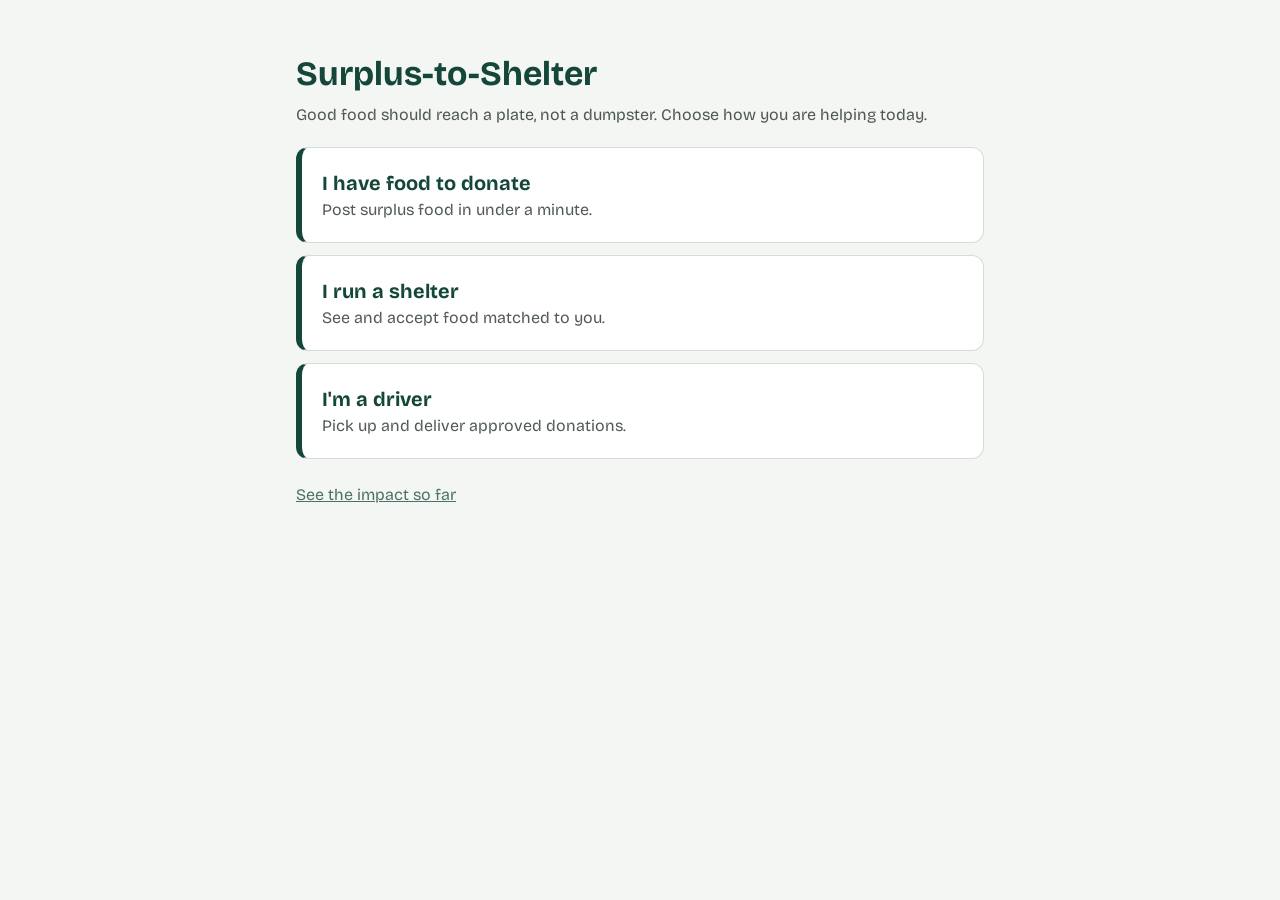
<file: frontend/shelter.html>
<!DOCTYPE html>
<html lang="en">

<head>

<meta charset="UTF-8">

<meta
  name="viewport"
  content="width=device-width, initial-scale=1.0"
>

<title data-i18n="shelter.pageTitle">
  Shelter Portal | Surplus-to-Shelter
</title>

<link
  rel="stylesheet"
  href="https://fonts.googleapis.com/css2?family=Bricolage+Grotesque:wght@400;500;600;700;800&display=swap"
>

<style>

*{
  box-sizing:border-box;
}

/* Auth check complete hone tak page hide rahega */
body.auth-pending{
  visibility:hidden;
}

body{
  margin:0;

  font-family:
    "Bricolage Grotesque",
    system-ui,
    sans-serif;

  background:#f4f7f3;

  color:#17231f;
}


/* =====================================================
   NAVBAR
===================================================== */

nav{
  min-height:70px;

  display:flex;

  align-items:center;

  padding:0 7%;

  background:#ffffff;

  border-bottom:
    1px solid #dce4dc;

  position:sticky;

  top:0;

  z-index:100;
}

.logo{
  font-size:21px;

  font-weight:800;

  color:#14463a;

  margin-right:auto;

  white-space:nowrap;
}

nav a{
  margin-left:25px;

  text-decoration:none;

  color:#34473f;

  font-weight:600;

  white-space:nowrap;
}

nav a:hover{
  color:#2f7d5b;
}

nav a.active{
  color:#14463a;

  border-bottom:
    2px solid #e9a319;

  padding-bottom:5px;
}


/* =====================================================
   LANGUAGE SELECTOR
===================================================== */

.language-control{
  display:flex;

  align-items:center;

  gap:7px;

  margin-left:22px;
}

.language-icon{
  font-size:17px;
}

.language-selector{
  width:auto;

  min-width:105px;

  padding:8px 10px;

  border:
    1px solid #cbd8cf;

  border-radius:9px;

  background:#ffffff;

  color:#14463a;

  font-family:inherit;

  font-size:14px;

  font-weight:700;

  cursor:pointer;

  outline:none;
}

.language-selector:focus{
  border-color:#2f7d5b;

  box-shadow:
    0 0 0 3px rgba(47,125,91,.10);
}


/* =====================================================
   PAGE
===================================================== */

.page{
  max-width:1180px;

  margin:auto;

  padding:55px 7%;
}


/* =====================================================
   HEADER
===================================================== */

.heading{
  margin-bottom:30px;
}

.eyebrow{
  display:inline-block;

  padding:7px 13px;

  background:#dff1e7;

  color:#17603a;

  border-radius:30px;

  font-weight:700;

  margin-bottom:14px;
}

.heading h1{
  font-size:48px;

  color:#14463a;

  margin:0 0 10px;
}

.heading p{
  font-size:18px;

  color:#69766f;

  margin:0;

  max-width:760px;

  line-height:1.55;
}


/* =====================================================
   SHELTER SETTINGS
===================================================== */

.top-panel{
  background:#ffffff;

  border:
    1px solid #dce4dc;

  border-radius:18px;

  padding:24px;

  margin-bottom:25px;

  box-shadow:
    0 10px 30px rgba(20,70,58,.05);
}

.top-grid{
  display:grid;

  grid-template-columns:
    1.3fr .65fr 1fr;

  gap:20px;

  align-items:end;
}

label{
  display:block;

  font-weight:700;

  margin-bottom:8px;

  color:#34473f;
}

select{
  width:100%;

  padding:14px;

  border:
    1px solid #cfd9d2;

  border-radius:10px;

  font:inherit;

  background:#fbfcfb;

  color:#17231f;

  outline:none;
}

select:focus{
  border-color:#2f7d5b;

  box-shadow:
    0 0 0 3px rgba(47,125,91,.10);
}


/* =====================================================
   CAPACITY
===================================================== */

.capacity-box{
  background:#eaf5ee;

  border:
    1px solid #c8dfd1;

  padding:14px 17px;

  border-radius:12px;
}

.capacity-box small{
  color:#607068;
}

.capacity-box strong{
  display:block;

  font-size:26px;

  color:#14463a;
}


/* =====================================================
   NEED SETTINGS
===================================================== */

.need-box{
  background:#f8faf8;

  border:
    1px solid #d7e1da;

  border-radius:12px;

  padding:14px;
}

.need-row{
  display:flex;

  gap:8px;
}

.need-row select{
  flex:1;

  padding:11px;
}

.need-save{
  border:none;

  background:#14463a;

  color:white;

  padding:10px 14px;

  border-radius:9px;

  font-family:inherit;

  font-weight:800;

  cursor:pointer;
}

.need-save:hover{
  background:#2f7d5b;
}

.need-save:disabled{
  opacity:.55;

  cursor:not-allowed;
}

.need-current{
  margin-top:9px;

  display:flex;

  align-items:center;

  gap:7px;

  color:#65736b;

  font-size:13px;
}


/* =====================================================
   NEED BADGES
===================================================== */

.need-badge{
  display:inline-flex;

  align-items:center;

  padding:5px 9px;

  border-radius:30px;

  font-size:12px;

  font-weight:800;
}

.need-low{
  background:#e7f2eb;

  color:#246441;
}

.need-medium{
  background:#fff1cc;

  color:#805b09;
}

.need-high{
  background:#ffe0da;

  color:#a13625;
}


/* =====================================================
   CONTENT
===================================================== */

.content{
  display:grid;

  grid-template-columns:
    1.4fr .6fr;

  gap:26px;

  align-items:start;
}

.panel{
  background:#ffffff;

  border:
    1px solid #dce4dc;

  border-radius:18px;

  padding:25px;
}

.panel-head{
  display:flex;

  justify-content:space-between;

  align-items:center;

  gap:15px;

  margin-bottom:20px;
}

.panel-head h2{
  margin:0;

  color:#14463a;
}

.live{
  display:inline-flex;

  align-items:center;

  gap:6px;

  padding:6px 10px;

  background:#eaf5ee;

  color:#17603a;

  border-radius:30px;

  font-size:13px;

  font-weight:700;
}

.live-dot{
  width:8px;

  height:8px;

  background:#2e9b57;

  border-radius:50%;
}


/* =====================================================
   DONATION CARD
===================================================== */

.job{
  border:
    1px solid #dce4dc;

  border-radius:15px;

  padding:20px;

  margin-bottom:16px;

  background:#fcfdfc;
}

.job:last-child{
  margin-bottom:0;
}

.job-top{
  display:flex;

  justify-content:space-between;

  gap:15px;

  margin-bottom:12px;
}

.job h3{
  margin:0;

  font-size:20px;

  color:#14463a;
}

.food{
  color:#68766f;

  margin-top:5px;
}

.qty{
  min-width:85px;

  text-align:center;

  background:#eaf5ee;

  color:#17603a;

  border-radius:12px;

  padding:9px 12px;

  font-weight:800;
}

.qty span{
  display:block;

  font-size:12px;

  font-weight:600;
}

.meta{
  display:flex;

  gap:10px;

  flex-wrap:wrap;

  margin:14px 0;
}

.meta-item{
  background:#f2f5f2;

  padding:8px 11px;

  border-radius:8px;

  font-size:14px;

  color:#53645c;
}


/* =====================================================
   PRIORITY
===================================================== */

.risk{
  display:flex;

  align-items:center;

  justify-content:space-between;

  gap:12px;

  padding:12px 14px;

  border-radius:11px;

  margin:14px 0;

  font-weight:800;
}

.risk-main{
  display:flex;

  align-items:center;

  gap:9px;
}

.risk-icon{
  font-size:21px;
}

.risk small{
  display:block;

  font-size:12px;

  font-weight:500;

  margin-top:2px;
}

.risk-time{
  white-space:nowrap;

  font-size:13px;
}

.risk-low{
  background:#e4f3e9;

  color:#17603a;

  border:
    1px solid #bcdcc7;
}

.risk-medium{
  background:#fff2cc;

  color:#7b5708;

  border:
    1px solid #efd58b;
}

.risk-high{
  background:#ffe6cc;

  color:#974d06;

  border:
    1px solid #efba82;
}

.risk-critical{
  background:#ffe0db;

  color:#a32d20;

  border:
    1px solid #e9a298;
}

.risk-expired{
  background:#ecefed;

  color:#5f6c65;

  border:
    1px solid #ccd4cf;
}


/* =====================================================
   SMART SCORE
===================================================== */

.score-card{
  margin-top:15px;

  background:#14463a;

  color:#ffffff;

  border-radius:13px;

  padding:17px;
}

.score-top{
  display:flex;

  justify-content:space-between;

  align-items:flex-end;

  gap:12px;

  flex-wrap:wrap;
}

.score-title{
  color:#cce3d8;

  font-size:12px;

  font-weight:700;
}

.score-number{
  font-size:30px;

  font-weight:800;

  margin-top:3px;
}

.score-number span{
  font-size:14px;

  color:#d6e5de;
}

.score-label{
  background:
    rgba(255,255,255,.12);

  padding:6px 10px;

  border-radius:30px;

  font-size:13px;

  font-weight:700;
}

.score-track{
  width:100%;

  height:8px;

  margin-top:12px;

  background:
    rgba(255,255,255,.18);

  border-radius:30px;

  overflow:hidden;
}

.score-fill{
  height:100%;

  background:#e9a319;

  border-radius:30px;
}

.score-details{
  display:grid;

  grid-template-columns:
    repeat(3,1fr);

  gap:9px;

  margin-top:12px;
}

.score-detail{
  background:
    rgba(255,255,255,.08);

  padding:10px;

  border-radius:8px;

  font-size:12px;

  color:#d6e5de;
}

.score-detail b{
  display:block;

  margin-top:4px;

  color:#ffffff;

  font-size:15px;
}

.score-explain{
  margin-top:12px;

  color:#cfe0d8;

  font-size:12px;

  line-height:1.5;
}


/* =====================================================
   STATUS / ACTIONS
===================================================== */

.status{
  display:inline-block;

  padding:6px 11px;

  border-radius:30px;

  background:#ece6fb;

  color:#633fad;

  font-size:13px;

  font-weight:700;
}

.actions{
  display:flex;

  gap:10px;

  margin-top:17px;
}

.actions button{
  padding:11px 18px;

  border-radius:9px;

  font-family:inherit;

  font-weight:700;

  font-size:15px;

  cursor:pointer;

  transition:.2s;
}

.accept{
  border:none;

  background:#14463a;

  color:#ffffff;
}

.accept:hover{
  background:#2f7d5b;
}

.reject{
  background:#ffffff;

  border:
    1px solid #d36352;

  color:#b23d2b;
}

.reject:hover{
  background:#fff3f0;
}

.actions button:disabled{
  opacity:.55;

  cursor:not-allowed;
}


/* =====================================================
   SIDE PANEL
===================================================== */

.side{
  display:flex;

  flex-direction:column;

  gap:20px;
}

.info-card{
  background:#14463a;

  color:#ffffff;

  border-radius:18px;

  padding:25px;
}

.info-card h2{
  margin:0 0 10px;
}

.info-card > p{
  color:#dce9e3;

  line-height:1.6;
}

.flow-item{
  display:flex;

  gap:12px;

  padding:14px 0;

  border-bottom:
    1px solid rgba(255,255,255,.15);
}

.flow-item:last-child{
  border-bottom:none;
}

.flow-icon{
  width:38px;

  height:38px;

  min-width:38px;

  display:flex;

  align-items:center;

  justify-content:center;

  background:
    rgba(255,255,255,.12);

  border-radius:9px;
}

.flow-item b{
  display:block;
}

.flow-item span{
  font-size:14px;

  color:#d5e4dd;
}

.notice{
  background:#fff8e8;

  border:
    1px solid #efdcae;

  border-radius:15px;

  padding:20px;
}

.notice h3{
  margin:0 0 8px;

  color:#79530a;
}

.notice p{
  margin:0;

  line-height:1.65;

  color:#6c614a;
}


/* =====================================================
   MESSAGE
===================================================== */

.msg{
  padding:14px 16px;

  margin-bottom:18px;

  border-radius:10px;

  background:#eaf5ee;

  border-left:
    4px solid #2f7d5b;
}

.msg.err{
  background:#fff0ed;

  border-color:#c8452d;

  color:#9c3324;
}

.empty{
  text-align:center;

  padding:45px 20px;

  color:#748079;

  border:
    1px dashed #ccd7cf;

  border-radius:13px;
}


/* =====================================================
   MOBILE
===================================================== */

@media(max-width:1000px){

  nav{
    padding-left:4%;
    padding-right:4%;
  }

  nav a{
    margin-left:14px;
  }

  .language-control{
    margin-left:14px;
  }

}

@media(max-width:950px){

  .top-grid{
    grid-template-columns:
      1fr 1fr;
  }

  .need-box{
    grid-column:
      1 / -1;
  }

}

@media(max-width:850px){

  nav a{
    display:none;
  }

  .language-control{
    margin-left:auto;
  }

  .content{
    grid-template-columns:1fr;
  }

  .heading h1{
    font-size:38px;
  }

}

@media(max-width:520px){

  .page{
    padding:35px 18px;
  }

  .top-grid{
    grid-template-columns:1fr;
  }

  .need-box{
    grid-column:auto;
  }

  .panel{
    padding:18px;
  }

  .job-top{
    flex-direction:column;
  }

  .qty{
    width:fit-content;
  }

  .score-details{
    grid-template-columns:1fr;
  }

  .risk{
    align-items:flex-start;

    flex-direction:column;
  }

  .actions{
    flex-direction:column;
  }

  .actions button{
    width:100%;
  }

}

</style>

</head>


<body>


<!-- =====================================================
     NAVBAR
===================================================== -->

<nav>

  <div class="logo">
    🍲 Surplus-to-Shelter
  </div>

  <a
    href="index.html"
    data-i18n="nav.home">
    Home
  </a>

  <a
    href="donor.html"
    data-i18n="nav.donate">
    Donate
  </a>

  <a
    href="shelter.html"
    class="active"
    data-i18n="nav.shelter">
    Shelter
  </a>

  <a
    href="driver.html"
    data-i18n="nav.driver">
    Driver
  </a>

  <a
    href="map.html"
    data-i18n="nav.map">
    Live Map
  </a>

  <a
    href="dashboard.html"
    data-i18n="nav.impact">
    Impact
  </a>


  <div class="language-control">

    <span class="language-icon">
      🌐
    </span>

    <select
      class="language-selector"
      aria-label="Language">

      <option value="en">
        English
      </option>

      <option value="hi">
        हिन्दी
      </option>

    </select>

  </div>

</nav>


<main class="page">


<!-- =====================================================
     HEADER
===================================================== -->

<section class="heading">

  <div
    class="eyebrow"
    data-i18n="shelter.eyebrow">

    🏠 Shelter Portal

  </div>

  <h1 data-i18n="shelter.title">

    Incoming food rescues

  </h1>

  <p data-i18n="shelter.description">

    Set your shelter's current food need,
    review Smart Matches and prioritize
    time-sensitive donations before their
    safety window expires.

  </p>

</section>


<!-- =====================================================
     SHELTER SETTINGS
===================================================== -->

<section class="top-panel">

  <div class="top-grid">


    <div>

      <label
        for="org"
        data-i18n="shelter.select">

        Select your shelter

      </label>

      <select
        id="org"
        disabled>

        <option data-i18n="shelter.loadingShelters">

          Loading shelters...

        </option>

      </select>

    </div>


    <div class="capacity-box">

      <small data-i18n="shelter.capacity">

        Shelter capacity

      </small>

      <strong id="capacity">
        —
      </strong>

      <small data-i18n="shelter.portions">

        portions

      </small>

    </div>


    <div class="need-box">

      <label
        for="needLevel"
        data-i18n="shelter.currentFoodNeed">

        Current food need

      </label>


      <div class="need-row">

        <select id="needLevel">

          <option
            value="1"
            data-i18n="shelter.lowNeed">

            Low Need

          </option>

          <option
            value="2"
            data-i18n="shelter.mediumNeed">

            Medium Need

          </option>

          <option
            value="3"
            data-i18n="shelter.highNeed">

            High Need

          </option>

        </select>


        <button
          id="saveNeedBtn"
          class="need-save"
          data-i18n="common.update">

          Update

        </button>

      </div>


      <div class="need-current">

        <span data-i18n="shelter.current">
          Current:
        </span>

        <span
          id="currentNeedBadge"
          class="need-badge need-medium">

          Medium

        </span>

      </div>

    </div>

  </div>

</section>


<div
  id="note"
  class="msg"
  hidden
  aria-live="polite">
</div>


<div
  id="err"
  class="msg err"
  hidden
  role="alert">
</div>


<div class="content">


<!-- =====================================================
     MATCHED DONATIONS
===================================================== -->

<section class="panel">

  <div class="panel-head">

    <h2 data-i18n="shelter.matchedDonations">

      Matched donations

    </h2>


    <div class="live">

      <span class="live-dot"></span>

      <span data-i18n="common.live">
        Live
      </span>

    </div>

  </div>


  <div id="list">

    <div
      class="empty"
      data-i18n="shelter.loadingDonations">

      Loading incoming donations...

    </div>

  </div>

</section>


<!-- =====================================================
     RIGHT SIDE
===================================================== -->

<aside class="side">


<section class="info-card">

  <h2 data-i18n="shelter.needAware">

    Need-aware Smart Match

  </h2>

  <p data-i18n="shelter.needAwareDesc">

    The matching engine now considers four
    factors instead of simply selecting the
    nearest shelter.

  </p>


  <div class="flow-item">

    <div class="flow-icon">
      📍
    </div>

    <div>

      <b data-i18n="shelter.distance">
        Distance — 40 points
      </b>

      <span data-i18n="shelter.distanceDesc">

        Nearby eligible shelters receive
        stronger routing scores.

      </span>

    </div>

  </div>


  <div class="flow-item">

    <div class="flow-icon">
      📦
    </div>

    <div>

      <b data-i18n="shelter.capacityFit">
        Capacity fit — 25 points
      </b>

      <span data-i18n="shelter.capacityDesc">

        Shelter must have enough capacity
        for the food donation.

      </span>

    </div>

  </div>


  <div class="flow-item">

    <div class="flow-icon">
      🛡
    </div>

    <div>

      <b data-i18n="shelter.foodSafety">
        Food safety — 15 points
      </b>

      <span data-i18n="shelter.safetyDesc">

        Delivery must remain inside
        the safe-use window.

      </span>

    </div>

  </div>


  <div class="flow-item">

    <div class="flow-icon">
      ❤️
    </div>

    <div>

      <b data-i18n="shelter.recipientNeed">
        Recipient need — 20 points
      </b>

      <span data-i18n="shelter.needDesc">

        Shelters reporting higher current
        need receive additional priority.

      </span>

    </div>

  </div>

</section>


<section class="notice">

  <h3 data-i18n="shelter.needGuideTitle">

    💡 How to use Need Level

  </h3>

  <p>

    <b data-i18n="shelter.guideHighTitle">
      High:
    </b>

    <span data-i18n="shelter.guideHigh">
      food is urgently required.
    </span>

    <br>

    <b data-i18n="shelter.guideMediumTitle">
      Medium:
    </b>

    <span data-i18n="shelter.guideMedium">
      normal current demand.
    </span>

    <br>

    <b data-i18n="shelter.guideLowTitle">
      Low:
    </b>

    <span data-i18n="shelter.guideLow">
      shelter currently has adequate supply.
    </span>

    <br><br>

    <span data-i18n="shelter.futureMatchNote">

      Updating this value affects future Smart Matches.

    </span>

  </p>

</section>


</aside>

</div>

</main>


<script src="i18n.js"></script>

<script>
// =====================================================
// STANDALONE SHELTER API + AUTH
// No dependency on api.js/auth.js
// =====================================================

const API_BASE_SHELTER = "http://127.0.0.1:5000";

const S = {
  POSTED: "posted",
  MATCHED: "matched",
  ACCEPTED: "accepted",
  PICKED_UP: "picked_up",
  DELIVERED: "delivered",
  REJECTED: "rejected",
  EXPIRED: "expired"
};

function post(body = {}) {
  return {
    method: "POST",
    headers: { "Content-Type": "application/json" },
    credentials: "include",
    body: JSON.stringify(body)
  };
}

async function call(path, options = {}) {
  const response = await fetch(API_BASE_SHELTER + path, {
    ...options,
    credentials: "include"
  });

  let data = {};
  try {
    data = await response.json();
  } catch (e) {}

  if (!response.ok) {
    throw new Error(data.error || data.message || `Request failed (${response.status})`);
  }

  return data;
}

async function getOrgs() {
  return call("/api/orgs");
}

async function getDonations(orgId) {
  let path = "/api/donations";
  if (orgId) {
    path += "?org_id=" + encodeURIComponent(orgId);
  }
  return call(path);
}

async function setStatus(id, status) {
  return call(`/api/donations/${id}/status`, post({ status }));
}

function minutesUntilExpiry(expiresAt) {
  const expiry = new Date(expiresAt).getTime();
  if (!Number.isFinite(expiry)) return 0;
  return Math.ceil((expiry - Date.now()) / 60000);
}

function riskInfo(expiresAt) {
  const minutes = minutesUntilExpiry(expiresAt);

  if (minutes <= 0) {
    return { level: "EXPIRED", cls: "risk-expired", icon: "⚫", minutes };
  }
  if (minutes < 30) {
    return { level: "CRITICAL", cls: "risk-critical", icon: "🚨", minutes };
  }
  if (minutes < 60) {
    return { level: "HIGH", cls: "risk-high", icon: "🔥", minutes };
  }
  if (minutes < 120) {
    return { level: "MEDIUM", cls: "risk-medium", icon: "⚠️", minutes };
  }
  return { level: "LOW", cls: "risk-low", icon: "✅", minutes };
}

function priorityScore(expiresAt) {
  const minutes = minutesUntilExpiry(expiresAt);
  if (minutes <= 0) return 100;
  if (minutes < 30) return 90;
  if (minutes < 60) return 70;
  if (minutes < 120) return 50;
  return 20;
}

function rolePage(role) {
  if (role === "donor") return "donor.html";
  if (role === "driver") return "driver.html";
  if (role === "shelter") return "shelter.html";
  return "index.html";
}

async function getShelterUser() {
  try {
    const response = await fetch(API_BASE_SHELTER + "/api/auth/me", {
      credentials: "include"
    });

    if (!response.ok) {
      window.location.href = "index.html";
      return null;
    }

    const data = await response.json();
    const user = data.user;

    if (!data.authenticated || !user) {
      window.location.href = "index.html";
      return null;
    }

    if (user.role !== "shelter") {
      window.location.href = rolePage(user.role);
      return null;
    }

    return user;
  } catch (error) {
    console.error("Shelter auth check failed:", error);
    window.location.href = "index.html";
    return null;
  }
}
</script>


<script>

/* =====================================================
   EXTRA SHELTER TRANSLATIONS
===================================================== */

Object.assign(
  translations.en,
  {

    "shelter.pageTitle":
      "Shelter Portal | Surplus-to-Shelter",

    "shelter.loadingShelters":
      "Loading shelters...",

    "shelter.loadingDonations":
      "Loading incoming donations...",

    "shelter.distanceDesc":
      "Nearby eligible shelters receive stronger routing scores.",

    "shelter.capacityDesc":
      "Shelter must have enough capacity for the food donation.",

    "shelter.safetyDesc":
      "Delivery must remain inside the safe-use window.",

    "shelter.needDesc":
      "Shelters reporting higher current need receive additional priority.",

    "shelter.needGuideTitle":
      "💡 How to use Need Level",

    "shelter.guideHighTitle":
      "High:",

    "shelter.guideHigh":
      "food is urgently required.",

    "shelter.guideMediumTitle":
      "Medium:",

    "shelter.guideMedium":
      "normal current demand.",

    "shelter.guideLowTitle":
      "Low:",

    "shelter.guideLow":
      "shelter currently has adequate supply.",

    "shelter.futureMatchNote":
      "Updating this value affects future Smart Matches.",

    "shelter.saving":
      "Saving...",

    "shelter.needUpdateError":
      "Could not update shelter need: {message}",

    "shelter.scoreTitle":
      "NEED-AWARE SMART RESCUE SCORE",

    "shelter.estimatedArrival":
      "Estimated arrival",

    "shelter.safetyMargin":
      "Safety margin",

    "shelter.recipientNeedLabel":
      "Recipient need",

    "shelter.scoreUses":
      "Score uses:",

    "shelter.factorDistance":
      "Distance 40",

    "shelter.factorCapacity":
      "Capacity 25",

    "shelter.factorSafety":
      "Safety 15",

    "shelter.factorNeed":
      "Recipient Need 20",

    "shelter.scoreExcellent":
      "Excellent Match",

    "shelter.scoreStrong":
      "Strong Match",

    "shelter.scoreGood":
      "Good Match",

    "shelter.scoreSafe":
      "Safe Match",

    "shelter.distanceUnavailable":
      "Distance unavailable",

    "shelter.kmAway":
      "{distance} km away",

    "shelter.minutes":
      "{count} min",

    "shelter.portionCard":
      "portions",

    "shelter.recipientNeedColon":
      "Recipient Need:",

    "shelter.oldScore":
      "This donation was created before the latest Smart Match scoring model was enabled.",

    "shelter.selectShelter":
      "Select a shelter to see incoming food.",

    "shelter.acceptedMessage":
      "Donation accepted ✓ The rescue is now available to a driver.",

    "shelter.rematchedMessage":
      "Donation rejected. 🔄 Smart Match automatically reassigned it to {name}.",

    "shelter.rejectedMessage":
      "Donation rejected. No other eligible shelter was available.",

    "shelter.updateDonationError":
      "Could not update donation: {message}",

    "shelter.refreshError":
      "Could not refresh donations: {message}",

    "shelter.couldNotLoadDonations":
      "Could not load donations.",

    "shelter.noShelters":
      "No shelters found",

    "shelter.unavailable":
      "Unavailable",

    "shelter.loadSheltersError":
      "Could not load shelters: {message}",

    "shelter.priorityLow":
      "LOW PRIORITY",

    "shelter.priorityMedium":
      "MEDIUM PRIORITY",

    "shelter.priorityHigh":
      "HIGH PRIORITY",

    "shelter.priorityCritical":
      "CRITICAL PRIORITY",

    "shelter.priorityExpired":
      "EXPIRED",

    "shelter.riskLow":
      "More than 2 hours remain.",

    "shelter.riskMedium":
      "1–2 hours remain.",

    "shelter.riskHigh":
      "Less than 1 hour remains.",

    "shelter.riskCritical":
      "Less than 30 minutes remain. Handle immediately.",

    "shelter.riskExpired":
      "The food safety window has expired.",

    "shelter.minutesLeft":
      "{count} min left",

    "shelter.hoursMinutesLeft":
      "{hours} hr {minutes} min left",

    "shelter.hoursLeft":
      "{hours} hr left",

    "shelter.expired":
      "Expired"

  }
);


Object.assign(
  translations.hi,
  {

    "shelter.pageTitle":
      "आश्रय केंद्र पोर्टल | Surplus-to-Shelter",

    "shelter.loadingShelters":
      "आश्रय केंद्र लोड हो रहे हैं...",

    "shelter.loadingDonations":
      "आने वाले भोजन दान लोड हो रहे हैं...",

    "shelter.distanceDesc":
      "पास के योग्य आश्रय केंद्रों को अधिक रूटिंग स्कोर मिलता है।",

    "shelter.capacityDesc":
      "आश्रय केंद्र में पूरे भोजन दान को लेने की पर्याप्त क्षमता होनी चाहिए।",

    "shelter.safetyDesc":
      "डिलीवरी भोजन के सुरक्षित समय के भीतर पूरी होनी चाहिए।",

    "shelter.needDesc":
      "जिन आश्रय केंद्रों को अधिक भोजन की आवश्यकता है उन्हें अतिरिक्त प्राथमिकता मिलती है।",

    "shelter.needGuideTitle":
      "💡 आवश्यकता स्तर का उपयोग कैसे करें",

    "shelter.guideHighTitle":
      "अधिक:",

    "shelter.guideHigh":
      "भोजन की तुरंत आवश्यकता है।",

    "shelter.guideMediumTitle":
      "मध्यम:",

    "shelter.guideMedium":
      "वर्तमान मांग सामान्य है।",

    "shelter.guideLowTitle":
      "कम:",

    "shelter.guideLow":
      "आश्रय केंद्र में अभी पर्याप्त भोजन उपलब्ध है।",

    "shelter.futureMatchNote":
      "इस मान को अपडेट करने से भविष्य के स्मार्ट मैच प्रभावित होंगे।",

    "shelter.saving":
      "सेव हो रहा है...",

    "shelter.needUpdateError":
      "आश्रय की आवश्यकता अपडेट नहीं हो सकी: {message}",

    "shelter.scoreTitle":
      "आवश्यकता-आधारित स्मार्ट बचाव स्कोर",

    "shelter.estimatedArrival":
      "अनुमानित पहुँच समय",

    "shelter.safetyMargin":
      "सुरक्षा समय",

    "shelter.recipientNeedLabel":
      "प्राप्तकर्ता की आवश्यकता",

    "shelter.scoreUses":
      "स्कोर में शामिल:",

    "shelter.factorDistance":
      "दूरी 40",

    "shelter.factorCapacity":
      "क्षमता 25",

    "shelter.factorSafety":
      "सुरक्षा 15",

    "shelter.factorNeed":
      "प्राप्तकर्ता आवश्यकता 20",

    "shelter.scoreExcellent":
      "उत्कृष्ट मैच",

    "shelter.scoreStrong":
      "मजबूत मैच",

    "shelter.scoreGood":
      "अच्छा मैच",

    "shelter.scoreSafe":
      "सुरक्षित मैच",

    "shelter.distanceUnavailable":
      "दूरी उपलब्ध नहीं है",

    "shelter.kmAway":
      "{distance} किमी दूर",

    "shelter.minutes":
      "{count} मिनट",

    "shelter.portionCard":
      "भोजन",

    "shelter.recipientNeedColon":
      "प्राप्तकर्ता आवश्यकता:",

    "shelter.oldScore":
      "यह भोजन दान नवीनतम स्मार्ट मैच स्कोरिंग मॉडल लागू होने से पहले बनाया गया था।",

    "shelter.selectShelter":
      "आने वाला भोजन देखने के लिए आश्रय केंद्र चुनें।",

    "shelter.acceptedMessage":
      "भोजन दान स्वीकार किया गया ✓ अब यह बचाव कार्य ड्राइवर के लिए उपलब्ध है।",

    "shelter.rematchedMessage":
      "भोजन दान अस्वीकार किया गया। 🔄 स्मार्ट मैच ने इसे स्वतः {name} को पुनः आवंटित कर दिया।",

    "shelter.rejectedMessage":
      "भोजन दान अस्वीकार किया गया। कोई अन्य योग्य आश्रय केंद्र उपलब्ध नहीं था।",

    "shelter.updateDonationError":
      "भोजन दान अपडेट नहीं हो सका: {message}",

    "shelter.refreshError":
      "भोजन दान रिफ्रेश नहीं हो सके: {message}",

    "shelter.couldNotLoadDonations":
      "भोजन दान लोड नहीं हो सके।",

    "shelter.noShelters":
      "कोई आश्रय केंद्र नहीं मिला",

    "shelter.unavailable":
      "उपलब्ध नहीं",

    "shelter.loadSheltersError":
      "आश्रय केंद्र लोड नहीं हो सके: {message}",

    "shelter.priorityLow":
      "कम प्राथमिकता",

    "shelter.priorityMedium":
      "मध्यम प्राथमिकता",

    "shelter.priorityHigh":
      "उच्च प्राथमिकता",

    "shelter.priorityCritical":
      "अत्यंत जरूरी",

    "shelter.priorityExpired":
      "समय समाप्त",

    "shelter.riskLow":
      "2 घंटे से अधिक समय बाकी है।",

    "shelter.riskMedium":
      "1 से 2 घंटे का समय बाकी है।",

    "shelter.riskHigh":
      "1 घंटे से कम समय बाकी है।",

    "shelter.riskCritical":
      "30 मिनट से कम समय बाकी है। तुरंत कार्रवाई करें।",

    "shelter.riskExpired":
      "भोजन का सुरक्षित समय समाप्त हो चुका है।",

    "shelter.minutesLeft":
      "{count} मिनट बाकी",

    "shelter.hoursMinutesLeft":
      "{hours} घंटा {minutes} मिनट बाकी",

    "shelter.hoursLeft":
      "{hours} घंटे बाकी",

    "shelter.expired":
      "समय समाप्त"

  }
);


/* =====================================================
   ELEMENTS
===================================================== */

const orgSelect =
  document.getElementById(
    "org"
  );

const list =
  document.getElementById(
    "list"
  );

const note =
  document.getElementById(
    "note"
  );

const err =
  document.getElementById(
    "err"
  );

const capacity =
  document.getElementById(
    "capacity"
  );

const needLevel =
  document.getElementById(
    "needLevel"
  );

const saveNeedBtn =
  document.getElementById(
    "saveNeedBtn"
  );

const currentNeedBadge =
  document.getElementById(
    "currentNeedBadge"
  );


let busy =
  false;

let first =
  true;

let allOrgs =
  [];

let currentNoteState =
  null;

let currentErrorState =
  null;


/* =====================================================
   SAFE HTML
===================================================== */

const esc = value =>

  String(
    value ?? ""
  )

  .replace(

    /[&<>"']/g,

    character => ({

      "&":"&amp;",
      "<":"&lt;",
      ">":"&gt;",
      '"':"&quot;",
      "'":"&#39;"

    }[character])

  );


/* =====================================================
   BASIC MESSAGE
===================================================== */

function show(
  element,
  text
){

  element.hidden =
    !text;

  element.textContent =
    text || "";

}


/* =====================================================
   TRANSLATED MESSAGES
===================================================== */

function setNote(
  key,
  variables = {}
){

  if(!key){

    currentNoteState =
      null;

    show(
      note,
      ""
    );

    return;

  }

  currentNoteState = {
    key,
    variables
  };

  show(
    note,
    t(
      key,
      variables
    )
  );

}


function setError(
  key,
  variables = {}
){

  if(!key){

    currentErrorState =
      null;

    show(
      err,
      ""
    );

    return;

  }

  currentErrorState = {
    key,
    variables
  };

  show(
    err,
    t(
      key,
      variables
    )
  );

}


function refreshMessages(){

  if(currentNoteState){

    show(
      note,
      t(
        currentNoteState.key,
        currentNoteState.variables
      )
    );

  }

  if(currentErrorState){

    show(
      err,
      t(
        currentErrorState.key,
        currentErrorState.variables
      )
    );

  }

}


/* =====================================================
   NEED HELPERS
===================================================== */

function needLabel(level){

  const value =
    Number(level);

  if(value === 3){

    return t(
      "need.high"
    );

  }

  if(value === 1){

    return t(
      "need.low"
    );

  }

  return t(
    "need.medium"
  );

}


function needClass(level){

  const value =
    Number(level);

  if(value === 3){

    return "need-high";

  }

  if(value === 1){

    return "need-low";

  }

  return "need-medium";

}


function needIcon(level){

  const value =
    Number(level);

  if(value === 3){

    return "❤️";

  }

  if(value === 1){

    return "🌿";

  }

  return "🍽";

}


/* =====================================================
   SCORE LABEL
===================================================== */

function getScoreLabel(score){

  if(score >= 80){

    return t(
      "shelter.scoreExcellent"
    );

  }

  if(score >= 65){

    return t(
      "shelter.scoreStrong"
    );

  }

  if(score >= 50){

    return t(
      "shelter.scoreGood"
    );

  }

  return t(
    "shelter.scoreSafe"
  );

}


/* =====================================================
   PRIORITY TRANSLATION
===================================================== */

function translatedPriority(level){

  const value =
    String(
      level || ""
    )
    .toUpperCase();


  if(value === "CRITICAL"){

    return t(
      "shelter.priorityCritical"
    );

  }

  if(value === "HIGH"){

    return t(
      "shelter.priorityHigh"
    );

  }

  if(value === "MEDIUM"){

    return t(
      "shelter.priorityMedium"
    );

  }

  if(value === "LOW"){

    return t(
      "shelter.priorityLow"
    );

  }

  return t(
    "shelter.priorityExpired"
  );

}


/* =====================================================
   PRIORITY MESSAGE
===================================================== */

function translatedRiskMessage(level){

  const value =
    String(
      level || ""
    )
    .toUpperCase();


  if(value === "CRITICAL"){

    return t(
      "shelter.riskCritical"
    );

  }

  if(value === "HIGH"){

    return t(
      "shelter.riskHigh"
    );

  }

  if(value === "MEDIUM"){

    return t(
      "shelter.riskMedium"
    );

  }

  if(value === "LOW"){

    return t(
      "shelter.riskLow"
    );

  }

  return t(
    "shelter.riskExpired"
  );

}


/* =====================================================
   LOCALIZED TIME LEFT
===================================================== */

function localizedTimeLeft(
  expiresAt
){

  const difference =
    new Date(
      expiresAt
    ).getTime()

    -

    Date.now();


  if(
    !Number.isFinite(
      difference
    )
    ||
    difference <= 0
  ){

    return t(
      "shelter.expired"
    );

  }


  const totalMinutes =
    Math.ceil(
      difference / 60000
    );


  if(totalMinutes < 60){

    return t(
      "shelter.minutesLeft",
      {
        count:
          totalMinutes
      }
    );

  }


  const hours =
    Math.floor(
      totalMinutes / 60
    );


  const minutes =
    totalMinutes % 60;


  if(minutes === 0){

    return t(
      "shelter.hoursLeft",
      {
        hours
      }
    );

  }


  return t(
    "shelter.hoursMinutesLeft",
    {
      hours,
      minutes
    }
  );

}


/* =====================================================
   LOAD SHELTERS
===================================================== */

async function loadOrgs(){

  return await getOrgs();

}


/* =====================================================
   CURRENT SHELTER
===================================================== */

function currentOrg(){

  return allOrgs.find(

    org =>

      String(
        org.id
      )

      ===

      String(
        orgSelect.value
      )

  );

}


/* =====================================================
   UPDATE SHELTER INFORMATION
===================================================== */

function updateShelterInfo(){

  const org =
    currentOrg();


  if(!org){

    capacity.textContent =
      "—";

    return;

  }


  capacity.textContent =
    org.capacity_portions
    ??
    "—";


  const level =
    Number(
      org.need_level
      ||
      2
    );


  needLevel.value =
    String(level);


  currentNeedBadge.className =
    "need-badge "
    +
    needClass(level);


  currentNeedBadge.textContent =
    needLabel(level);

}


/* =====================================================
   SAVE NEED LEVEL
===================================================== */

saveNeedBtn.onclick =
async () => {


  const org =
    currentOrg();


  if(
    !org
    ||
    busy
  ){

    return;

  }


  busy =
    true;


  saveNeedBtn.disabled =
    true;


  saveNeedBtn.textContent =
    t(
      "shelter.saving"
    );


  try{


    const result =
      await call(

        `/api/orgs/${org.id}/need`,

        post({

          need_level:
            Number(
              needLevel.value
            )

        })

      );


    org.need_level =
      result.need_level;


    updateShelterInfo();


    setError(
      ""
    );


    setNote(

      "shelter.needUpdated",

      {
        name:
          org.name,

        need:
          needLabel(
            result.need_level
          )
      }

    );


  }

  catch(error){


    setNote(
      ""
    );


    setError(

      "shelter.needUpdateError",

      {
        message:
          error.message
      }

    );

  }


  busy =
    false;


  saveNeedBtn.disabled =
    false;


  saveNeedBtn.textContent =
    t(
      "common.update"
    );

};


/* =====================================================
   DONATION CARD
===================================================== */

function card(donation){


  const risk =
    riskInfo(
      donation.expires_at
    );


  const distance =

    donation.distance_km
    !=
    null

    ?

    t(
      "shelter.kmAway",
      {
        distance:
          esc(
            donation.distance_km
          )
      }
    )

    :

    t(
      "shelter.distanceUnavailable"
    );


  const score =

    donation.match_score
    !=
    null

    ?

    Number(
      donation.match_score
    )

    :

    null;


  const matchedNeed =

    Number(
      donation.matched_org_need_level
      ||
      2
    );


  /* =================================================
     PRIORITY
  ================================================= */

  const riskBlock = `

    <div class="risk ${risk.cls}">


      <div class="risk-main">


        <div class="risk-icon">

          ${risk.icon}

        </div>


        <div>

          ${translatedPriority(
            risk.level
          )}

          <small>

            ${translatedRiskMessage(
              risk.level
            )}

          </small>

        </div>


      </div>


      <div class="risk-time">

        ${localizedTimeLeft(
          donation.expires_at
        )}

      </div>


    </div>

  `;


  /* =================================================
     SCORE
  ================================================= */

  const scoreBlock =

    score != null

    ?

    `

    <div class="score-card">


      <div class="score-top">


        <div>


          <div class="score-title">

            ${t(
              "shelter.scoreTitle"
            )}

          </div>


          <div class="score-number">

            ${score.toFixed(1)}

            <span>

              / 100

            </span>

          </div>


        </div>


        <div class="score-label">

          ${getScoreLabel(
            score
          )}

        </div>


      </div>


      <div class="score-track">

        <div
          class="score-fill"
          style="
            width:
            ${Math.min(
              score,
              100
            )}%;
          ">
        </div>

      </div>


      <div class="score-details">


        <div class="score-detail">

          🚗
          ${t(
            "shelter.estimatedArrival"
          )}

          <b>

            ${
              donation.eta_minutes
              !=
              null

              ?

              t(
                "shelter.minutes",
                {
                  count:
                    esc(
                      donation.eta_minutes
                    )
                }
              )

              :

              "—"
            }

          </b>

        </div>


        <div class="score-detail">

          🛡
          ${t(
            "shelter.safetyMargin"
          )}

          <b>

            ${
              donation.safety_margin_min
              !=
              null

              ?

              t(
                "shelter.minutes",
                {
                  count:
                    esc(
                      donation.safety_margin_min
                    )
                }
              )

              :

              "—"
            }

          </b>

        </div>


        <div class="score-detail">

          ${needIcon(
            matchedNeed
          )}

          ${t(
            "shelter.recipientNeedLabel"
          )}

          <b>

            ${needLabel(
              matchedNeed
            )}

          </b>

        </div>


      </div>


      <div class="score-explain">

        ${t(
          "shelter.scoreUses"
        )}

        <b>
          ${t(
            "shelter.factorDistance"
          )}
        </b>

        +

        <b>
          ${t(
            "shelter.factorCapacity"
          )}
        </b>

        +

        <b>
          ${t(
            "shelter.factorSafety"
          )}
        </b>

        +

        <b>
          ${t(
            "shelter.factorNeed"
          )}
        </b>.

      </div>


    </div>

    `

    :

    `

    <div style="
      margin-top:15px;
      padding:12px;
      background:#f3f5f4;
      border-radius:9px;
      color:#68766f;
      font-size:13px;
    ">

      ${t(
        "shelter.oldScore"
      )}

    </div>

    `;


  /* =================================================
     ACTIONS
  ================================================= */

  const actions =

    donation.status
    ===
    S.MATCHED

    ?

    `

    <div class="actions">


      <button
        class="accept"
        data-id="${esc(
          donation.id
        )}"
        data-s="${S.ACCEPTED}">

        ${t(
          "shelter.accept"
        )}

      </button>


      <button
        class="reject"
        data-id="${esc(
          donation.id
        )}"
        data-s="${S.REJECTED}">

        ${t(
          "shelter.reject"
        )}

      </button>


    </div>

    `

    :

    `

    <div style="
      margin-top:16px;
    ">

      <span class="status">

        ${t(
          "shelter.waitingDriver"
        )}

      </span>

    </div>

    `;


  return `

    <div class="job">


      <div class="job-top">


        <div>

          <h3>

            ${esc(
              donation.donor_name
            )}

          </h3>


          <div class="food">

            ${esc(
              donation.food_description
            )}

          </div>

        </div>


        <div class="qty">

          ${esc(
            donation.quantity_portions
          )}

          <span>

            ${t(
              "shelter.portionCard"
            )}

          </span>

        </div>


      </div>


      <div class="meta">


        <div class="meta-item">

          📍

          ${esc(
            donation.pickup_address
          )}

        </div>


        <div class="meta-item">

          🚗

          ${distance}

        </div>


        <div class="meta-item">

          ${needIcon(
            matchedNeed
          )}

          ${t(
            "shelter.recipientNeedColon"
          )}

          <b>

            ${needLabel(
              matchedNeed
            )}

          </b>

        </div>


      </div>


      ${riskBlock}

      ${scoreBlock}

      ${actions}


    </div>

  `;

}


/* =====================================================
   DRAW
===================================================== */

async function draw(){


  if(busy){

    return;

  }


  if(
    !orgSelect.value
  ){

    list.innerHTML = `

      <div class="empty">

        ${t(
          "shelter.selectShelter"
        )}

      </div>

    `;

    return;

  }


  try{


    const donations =

      (
        await getDonations(
          orgSelect.value
        )
      )

      .filter(

        donation =>

          [
            S.MATCHED,
            S.ACCEPTED
          ]

          .includes(
            donation.status
          )

      )

      .sort(

        (a,b) => {


          const priorityDifference =

            priorityScore(
              b.expires_at
            )

            -

            priorityScore(
              a.expires_at
            );


          if(
            priorityDifference
            !==
            0
          ){

            return priorityDifference;

          }


          return (

            new Date(
              a.expires_at
            )

            -

            new Date(
              b.expires_at
            )

          );

        }

      );


    setError(
      ""
    );


    list.innerHTML =

      donations.length

      ?

      donations
      .map(
        card
      )
      .join("")

      :

      `

      <div class="empty">

        <div style="
          font-size:38px;
          margin-bottom:10px;
        ">

          🌿

        </div>

        <b>

          ${t(
            "shelter.noFood"
          )}

        </b>

        <br><br>

        ${t(
          "shelter.noFoodDesc"
        )}

      </div>

      `;


  }

  catch(error){


    setError(

      "shelter.refreshError",

      {
        message:
          error.message
      }

    );


    if(first){

      list.innerHTML = `

        <div class="empty">

          ${t(
            "shelter.couldNotLoadDonations"
          )}

        </div>

      `;

    }

  }


  first =
    false;

}


/* =====================================================
   ACCEPT / REJECT
===================================================== */

list.onclick =
async event => {


  const button =

    event.target.closest(
      "button[data-id]"
    );


  if(
    !button
    ||
    busy
  ){

    return;

  }


  busy =
    true;


  const job =
    button.closest(
      ".job"
    );


  job
  .querySelectorAll(
    "button"
  )
  .forEach(

    currentButton =>

      currentButton.disabled =
        true

  );


  const accepting =

    button.dataset.s
    ===
    S.ACCEPTED;


  button.textContent =

    accepting

    ?

    t(
      "shelter.accepting"
    )

    :

    t(
      "shelter.rejecting"
    );


  const id =
    Number(
      button.dataset.id
    );


  try{


    const result =
      await setStatus(

        id,

        button.dataset.s

      );


    setError(
      ""
    );


    if(accepting){


      setNote(
        "shelter.acceptedMessage"
      );


    }

    else if(
      result.rematched
    ){


      setNote(

        "shelter.rematchedMessage",

        {
          name:
            result.matched_org_name
        }

      );


    }

    else{


      setNote(
        "shelter.rejectedMessage"
      );


    }


  }

  catch(error){


    setNote(
      ""
    );


    setError(

      "shelter.updateDonationError",

      {
        message:
          error.message
      }

    );


  }


  busy =
    false;


  draw();

};


/* =====================================================
   LANGUAGE CHANGE
===================================================== */

window.addEventListener(
  "languagechange",
  () => {


    updateShelterInfo();


    refreshMessages();


    if(busy){

      saveNeedBtn.textContent =
        t(
          "shelter.saving"
        );

    }

    else{

      saveNeedBtn.textContent =
        t(
          "common.update"
        );

    }


    if(!busy){

      draw();

    }

  }
);


/* =====================================================
   START PAGE
===================================================== */

(async () => {


  const loggedInShelter =
    await getShelterUser();


  if(!loggedInShelter){

    return;

  }


  try{


    allOrgs =
      await loadOrgs();


    orgSelect.innerHTML =

      allOrgs.length

      ?

      allOrgs
      .map(

        org => `

          <option
            value="${esc(
              org.id
            )}">

            ${esc(
              org.name
            )}

          </option>

        `

      )
      .join("")

      :

      `

      <option value="">

        ${t(
          "shelter.noShelters"
        )}

      </option>

      `;


    orgSelect.disabled =
      !allOrgs.length;


    updateShelterInfo();


    orgSelect.onchange =
      () => {


        first =
          true;


        setNote(
          ""
        );


        updateShelterInfo();


        list.innerHTML = `

          <div class="empty">

            ${t(
              "common.loading"
            )}

          </div>

        `;


        draw();

      };


    draw();


    setInterval(

      draw,

      10000

    );


  }

  catch(error){


    orgSelect.innerHTML = `

      <option value="">

        ${t(
          "shelter.unavailable"
        )}

      </option>

    `;


    setError(

      "shelter.loadSheltersError",

      {
        message:
          error.message
      }

    );


    list.innerHTML =
      "";

  }


})();

</script>


</body>

</html>
</file>
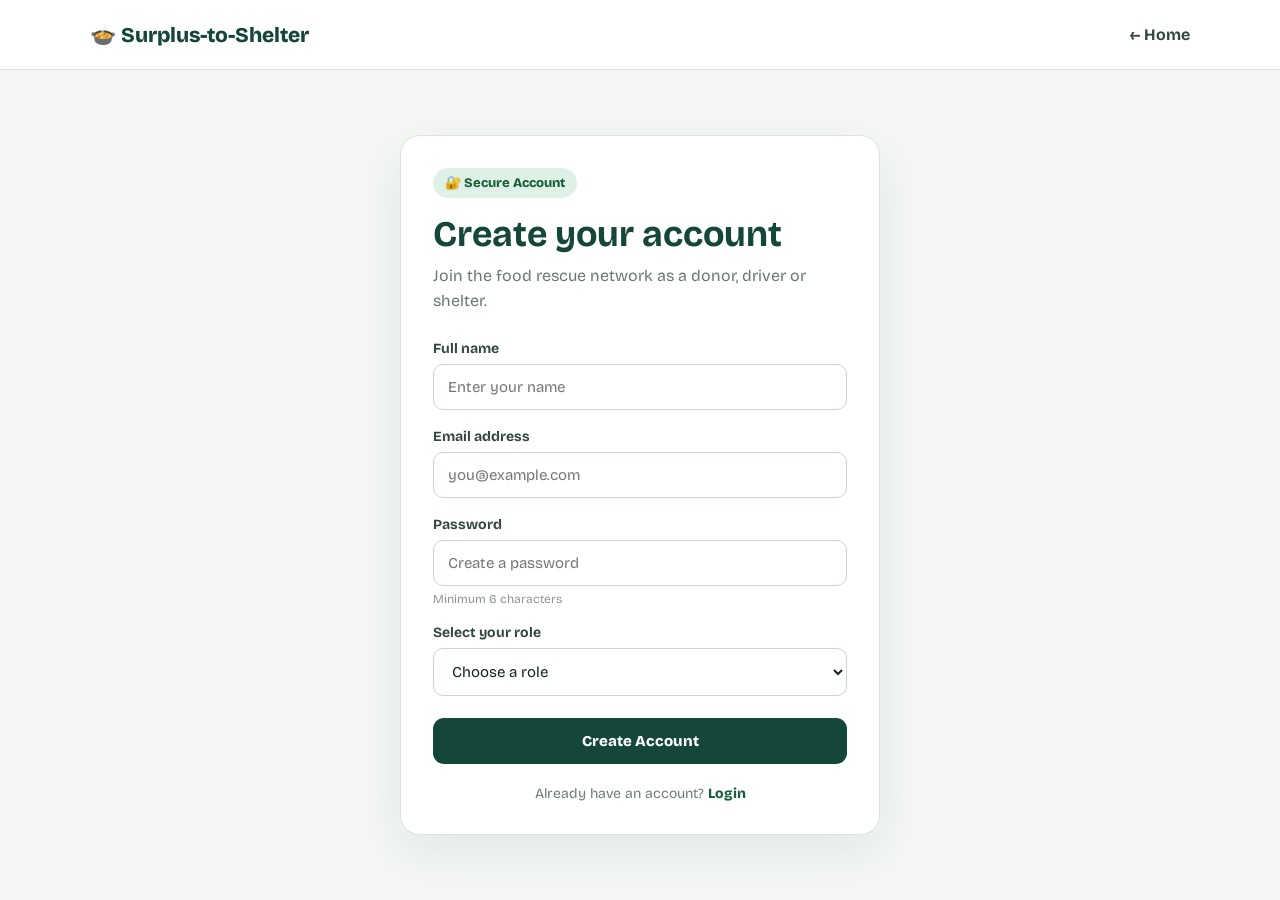
<file: frontend/signup.html>
<!DOCTYPE html>
<html lang="en">

<head>
<meta charset="UTF-8">

<meta
  name="viewport"
  content="width=device-width, initial-scale=1.0"
>

<title>Create Account | Surplus-to-Shelter</title>

<link
  rel="stylesheet"
  href="https://fonts.googleapis.com/css2?family=Bricolage+Grotesque:wght@400;500;600;700;800&display=swap"
>

<style>

*{
  box-sizing:border-box;
}

body{
  margin:0;
  min-height:100vh;

  font-family:
    "Bricolage Grotesque",
    system-ui,
    sans-serif;

  background:#f4f7f3;
  color:#17231f;
}


/* =========================
   NAVBAR
========================= */

nav{
  min-height:70px;

  display:flex;
  align-items:center;

  padding:0 7%;

  background:#ffffff;

  border-bottom:1px solid #dce4dc;
}

.logo{
  font-size:21px;
  font-weight:800;
  color:#14463a;

  margin-right:auto;
}

.back-link{
  text-decoration:none;

  color:#34473f;

  font-weight:700;
}


/* =========================
   PAGE
========================= */

.page{
  min-height:calc(100vh - 70px);

  display:flex;
  align-items:center;
  justify-content:center;

  padding:45px 20px;
}


/* =========================
   CARD
========================= */

.card{
  width:100%;
  max-width:480px;

  background:#ffffff;

  border:1px solid #dce4dc;

  border-radius:20px;

  padding:32px;

  box-shadow:
    0 18px 50px rgba(20,70,58,.08);
}

.eyebrow{
  display:inline-block;

  background:#dff1e7;
  color:#17603a;

  padding:7px 12px;

  border-radius:30px;

  font-size:13px;
  font-weight:800;

  margin-bottom:15px;
}

h1{
  margin:0 0 8px;

  color:#14463a;

  font-size:36px;
}

.subtitle{
  margin:0 0 27px;

  color:#6b7871;

  line-height:1.55;
}


/* =========================
   FORM
========================= */

.form-group{
  margin-bottom:18px;
}

label{
  display:block;

  margin-bottom:7px;

  color:#34473f;

  font-size:14px;
  font-weight:700;
}

input,
select{
  width:100%;

  padding:13px 14px;

  border:1px solid #cad6ce;

  border-radius:10px;

  background:#ffffff;

  font-family:inherit;
  font-size:15px;

  color:#17231f;

  outline:none;
}

input:focus,
select:focus{
  border-color:#2f7d5b;

  box-shadow:
    0 0 0 3px rgba(47,125,91,.10);
}

.password-note{
  margin-top:6px;

  font-size:12px;

  color:#89948e;
}


/* =========================
   BUTTON
========================= */

.submit-btn{
  width:100%;

  border:none;

  border-radius:11px;

  background:#14463a;

  color:#ffffff;

  padding:14px 18px;

  font-family:inherit;

  font-size:15px;
  font-weight:800;

  cursor:pointer;

  margin-top:4px;
}

.submit-btn:hover{
  background:#2f7d5b;
}

.submit-btn:disabled{
  opacity:.6;
  cursor:not-allowed;
}


/* =========================
   MESSAGE
========================= */

.message{
  display:none;

  padding:12px 14px;

  border-radius:10px;

  margin-bottom:18px;

  font-size:14px;

  line-height:1.5;
}

.message.error{
  display:block;

  background:#fff0ed;

  border:1px solid #e6b8af;

  color:#a2392a;
}

.message.success{
  display:block;

  background:#eaf5ee;

  border:1px solid #bdd8c7;

  color:#17603a;
}


/* =========================
   LOGIN LINK
========================= */

.login-line{
  text-align:center;

  margin-top:21px;

  color:#6f7b75;

  font-size:14px;
}

.login-line a{
  color:#17603a;

  font-weight:800;

  text-decoration:none;
}


/* =========================
   MOBILE
========================= */

@media(max-width:520px){

  nav{
    padding:0 18px;
  }

  .logo{
    font-size:18px;
  }

  .card{
    padding:25px 20px;
  }

  h1{
    font-size:31px;
  }

}

</style>

</head>


<body>


<nav>

  <div class="logo">
    🍲 Surplus-to-Shelter
  </div>

  <a
    href="index.html"
    class="back-link">
    ← Home
  </a>

</nav>


<main class="page">

  <section class="card">


    <div class="eyebrow">
      🔐 Secure Account
    </div>


    <h1>
      Create your account
    </h1>


    <p class="subtitle">
      Join the food rescue network as a donor,
      driver or shelter.
    </p>


    <div
      id="message"
      class="message">
    </div>


    <form id="signupForm">


      <div class="form-group">

        <label for="name">
          Full name
        </label>

        <input
          id="name"
          type="text"
          placeholder="Enter your name"
          required
        >

      </div>


      <div class="form-group">

        <label for="email">
          Email address
        </label>

        <input
          id="email"
          type="email"
          placeholder="you@example.com"
          required
        >

      </div>


      <div class="form-group">

        <label for="password">
          Password
        </label>

        <input
          id="password"
          type="password"
          placeholder="Create a password"
          minlength="6"
          required
        >

        <div class="password-note">
          Minimum 6 characters
        </div>

      </div>


      <div class="form-group">

        <label for="role">
          Select your role
        </label>

        <select
          id="role"
          required>

          <option value="">
            Choose a role
          </option>

          <option value="donor">
            Donor
          </option>

          <option value="driver">
            Driver
          </option>

          <option value="shelter">
            Shelter
          </option>

        </select>

      </div>


      <button
        id="submitBtn"
        type="submit"
        class="submit-btn">

        Create Account

      </button>


    </form>


    <div class="login-line">

      Already have an account?

      <a href="login.html">
        Login
      </a>

    </div>


  </section>

</main>


<script src="config.js"></script>


<script>

const signupForm =
  document.getElementById(
    "signupForm"
  );

const submitBtn =
  document.getElementById(
    "submitBtn"
  );

const message =
  document.getElementById(
    "message"
  );


function showMessage(
  text,
  type
){

  message.textContent =
    text;

  message.className =
    "message " + type;

}


signupForm.addEventListener(
  "submit",
  async event => {

    event.preventDefault();


    const name =
      document
      .getElementById("name")
      .value
      .trim();


    const email =
      document
      .getElementById("email")
      .value
      .trim();


    const password =
      document
      .getElementById("password")
      .value;


    const role =
      document
      .getElementById("role")
      .value;


    submitBtn.disabled =
      true;


    submitBtn.textContent =
      "Creating account...";


    message.className =
      "message";


    try{


      const response = await fetch(
        API_BASE + "/api/auth/register",
        {
          method:"POST",

          headers:{
            "Content-Type":
              "application/json"
          },

          credentials:"include",

          body:JSON.stringify({
            name,
            email,
            password,
            role
          })
        }
      );


      const result =
        await response.json();


      if(!response.ok){

        throw new Error(
          result.error
          ||
          "Could not create account"
        );

      }


      showMessage(
        "Account created successfully ✓",
        "success"
      );


      signupForm.reset();


    }

    catch(error){


      showMessage(
        error.message,
        "error"
      );


    }

    finally{


      submitBtn.disabled =
        false;


      submitBtn.textContent =
        "Create Account";


    }

  }
);

</script>


</body>

</html>
</file>
<file: frontend/style.css>
:root{--bg:#F3F6F2;--ink:#17231F;--pine:#14463A;--leaf:#2F7D5B;--amber:#E9A319;--red:#C8452D;--line:#D5DDD7;--card:#fff}
@media(prefers-color-scheme:dark){:root{--bg:#101815;--ink:#EAF1ED;--pine:#8BD3B0;--leaf:#5FB88A;--line:#2A3A33;--card:#17231F}}
*{box-sizing:border-box}
body{margin:0;background:var(--bg);color:var(--ink);font:16px/1.5 "Bricolage Grotesque",system-ui,sans-serif}
nav{display:flex;gap:6px;align-items:center;padding:12px 20px;border-bottom:1px solid var(--line);flex-wrap:wrap}
nav b{margin-right:auto;color:var(--pine);font-size:18px}
nav a{padding:6px 12px;border-radius:8px;color:var(--ink);text-decoration:none}
nav a.on{background:var(--pine);color:var(--bg)}
main{max-width:720px;margin:0 auto;padding:24px 16px}
h1{margin:0 0 4px;font-size:28px;color:var(--pine)}
p.sub{margin:0 0 20px;opacity:.75}
form,.job{background:var(--card);border:1px solid var(--line);border-radius:12px;padding:16px;margin-bottom:12px}
label{display:block;font-weight:600;margin:12px 0 4px}
input,select,textarea{width:100%;padding:10px;border:1px solid var(--line);border-radius:8px;font:inherit;background:var(--bg);color:var(--ink)}
button{margin-top:16px;padding:10px 18px;border:0;border-radius:8px;background:var(--pine);color:var(--bg);font:inherit;font-weight:600;cursor:pointer}
button.alt{background:transparent;color:var(--red);border:1px solid var(--red);margin-left:8px}
button:focus-visible,input:focus-visible,select:focus-visible,a:focus-visible{outline:3px solid var(--amber);outline-offset:2px}
.job h3{margin:0 0 4px}.job p{margin:2px 0}
.tag{display:inline-block;padding:2px 10px;border-radius:99px;font-size:14px;font-weight:600;color:#fff;background:var(--leaf)}
.tag.warn{background:var(--amber);color:#17231F}.tag.bad{background:var(--red)}
.msg{padding:12px;border-radius:8px;margin-top:12px;background:var(--card);border-left:4px solid var(--leaf)}
.msg.err{border-color:var(--red)}
.empty{opacity:.7;padding:24px;text-align:center;border:1px dashed var(--line);border-radius:12px}

/* ===== HOME PAGE ===== */
.home h1{font-size:34px;margin-top:24px}
a.big{display:block;padding:20px;margin-bottom:12px;background:var(--card);border:1px solid var(--line);border-left:6px solid var(--pine);border-radius:12px;color:var(--ink);text-decoration:none}
a.big b{display:block;font-size:20px;color:var(--pine)}
a.big span{opacity:.75}
a.big:hover,a.big:focus-visible{border-left-color:var(--amber)}
.sub a{color:var(--pine)}

/* ===== MOBILE (phones) ===== */
button{min-height:44px}
input,select{min-height:44px}
@media(max-width:600px){
  main{padding:16px 12px}
  h1{font-size:24px}
  nav{padding:10px 12px}
  nav b{flex-basis:100%}
  nav a{padding:10px 12px}
  form button,.job button{width:100%}
  button.alt{margin-left:0;margin-top:8px}
  .job h3{font-size:17px}
}
</file>
